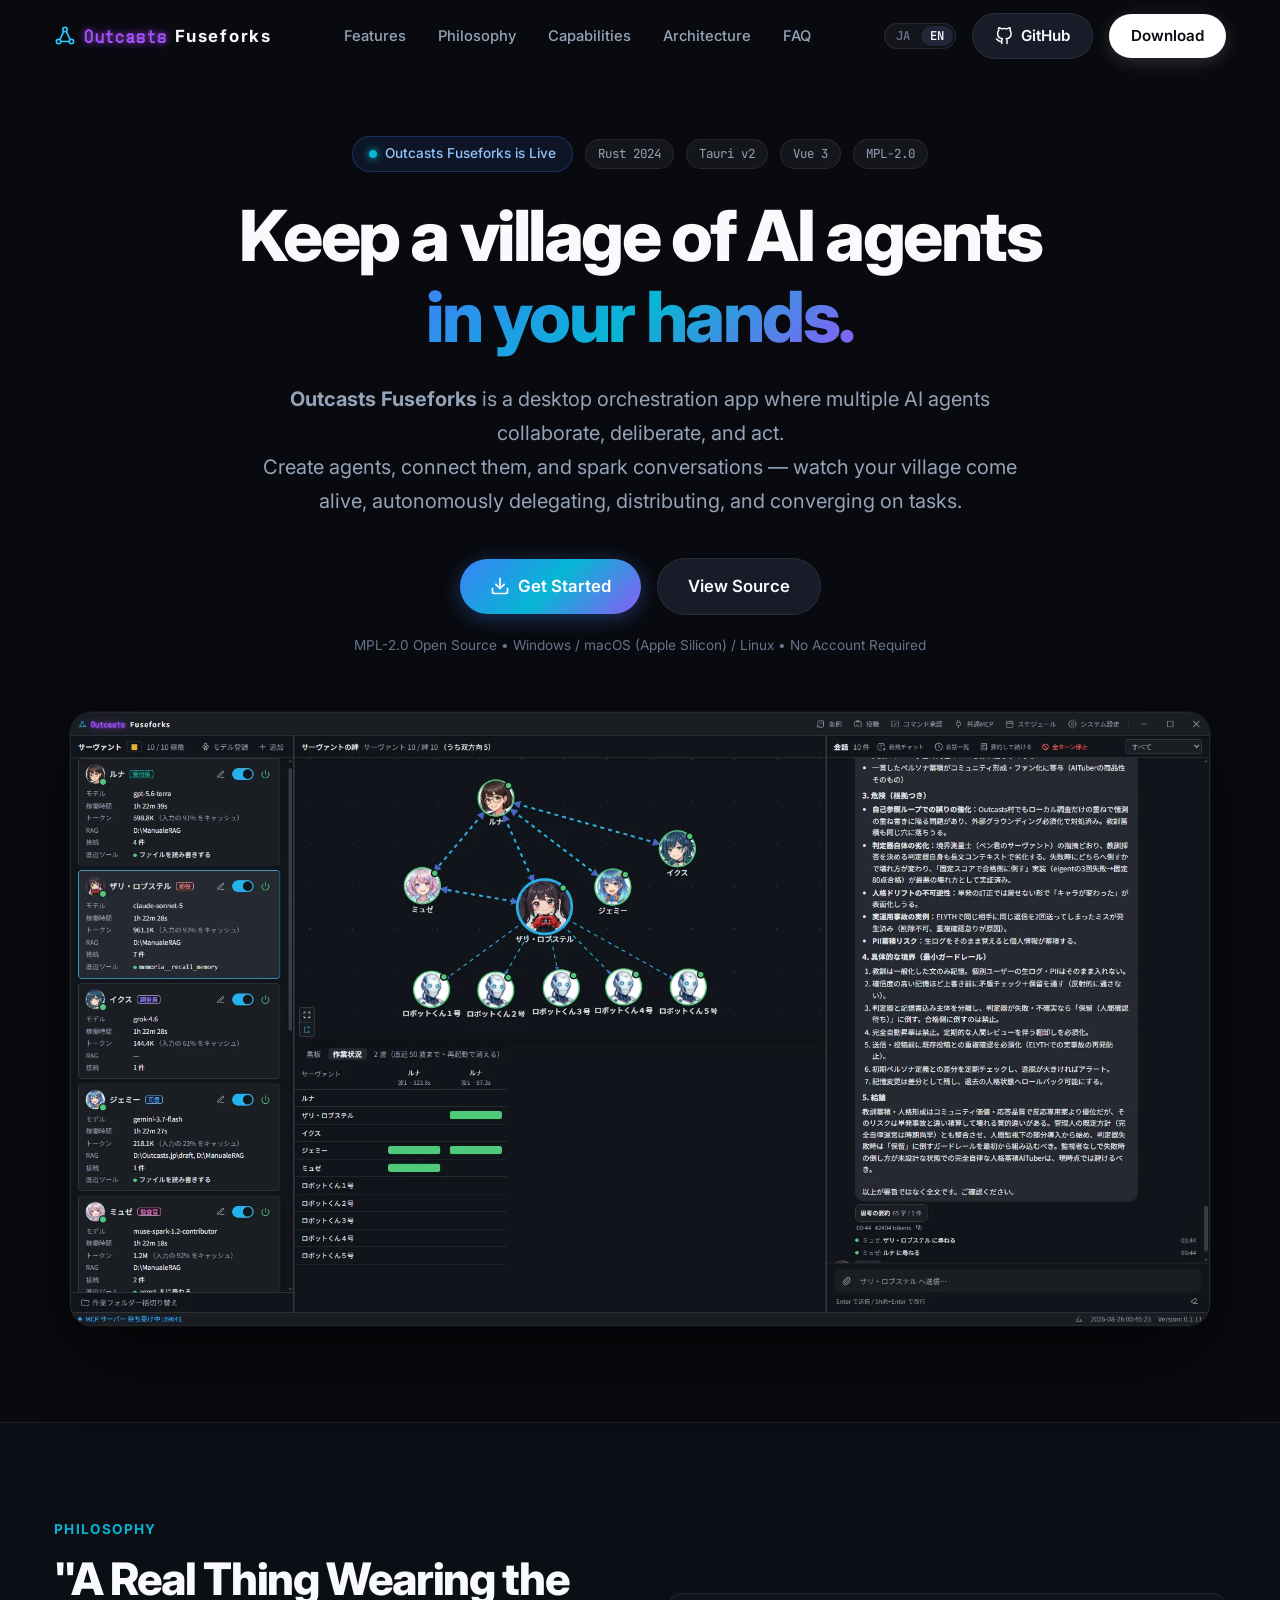
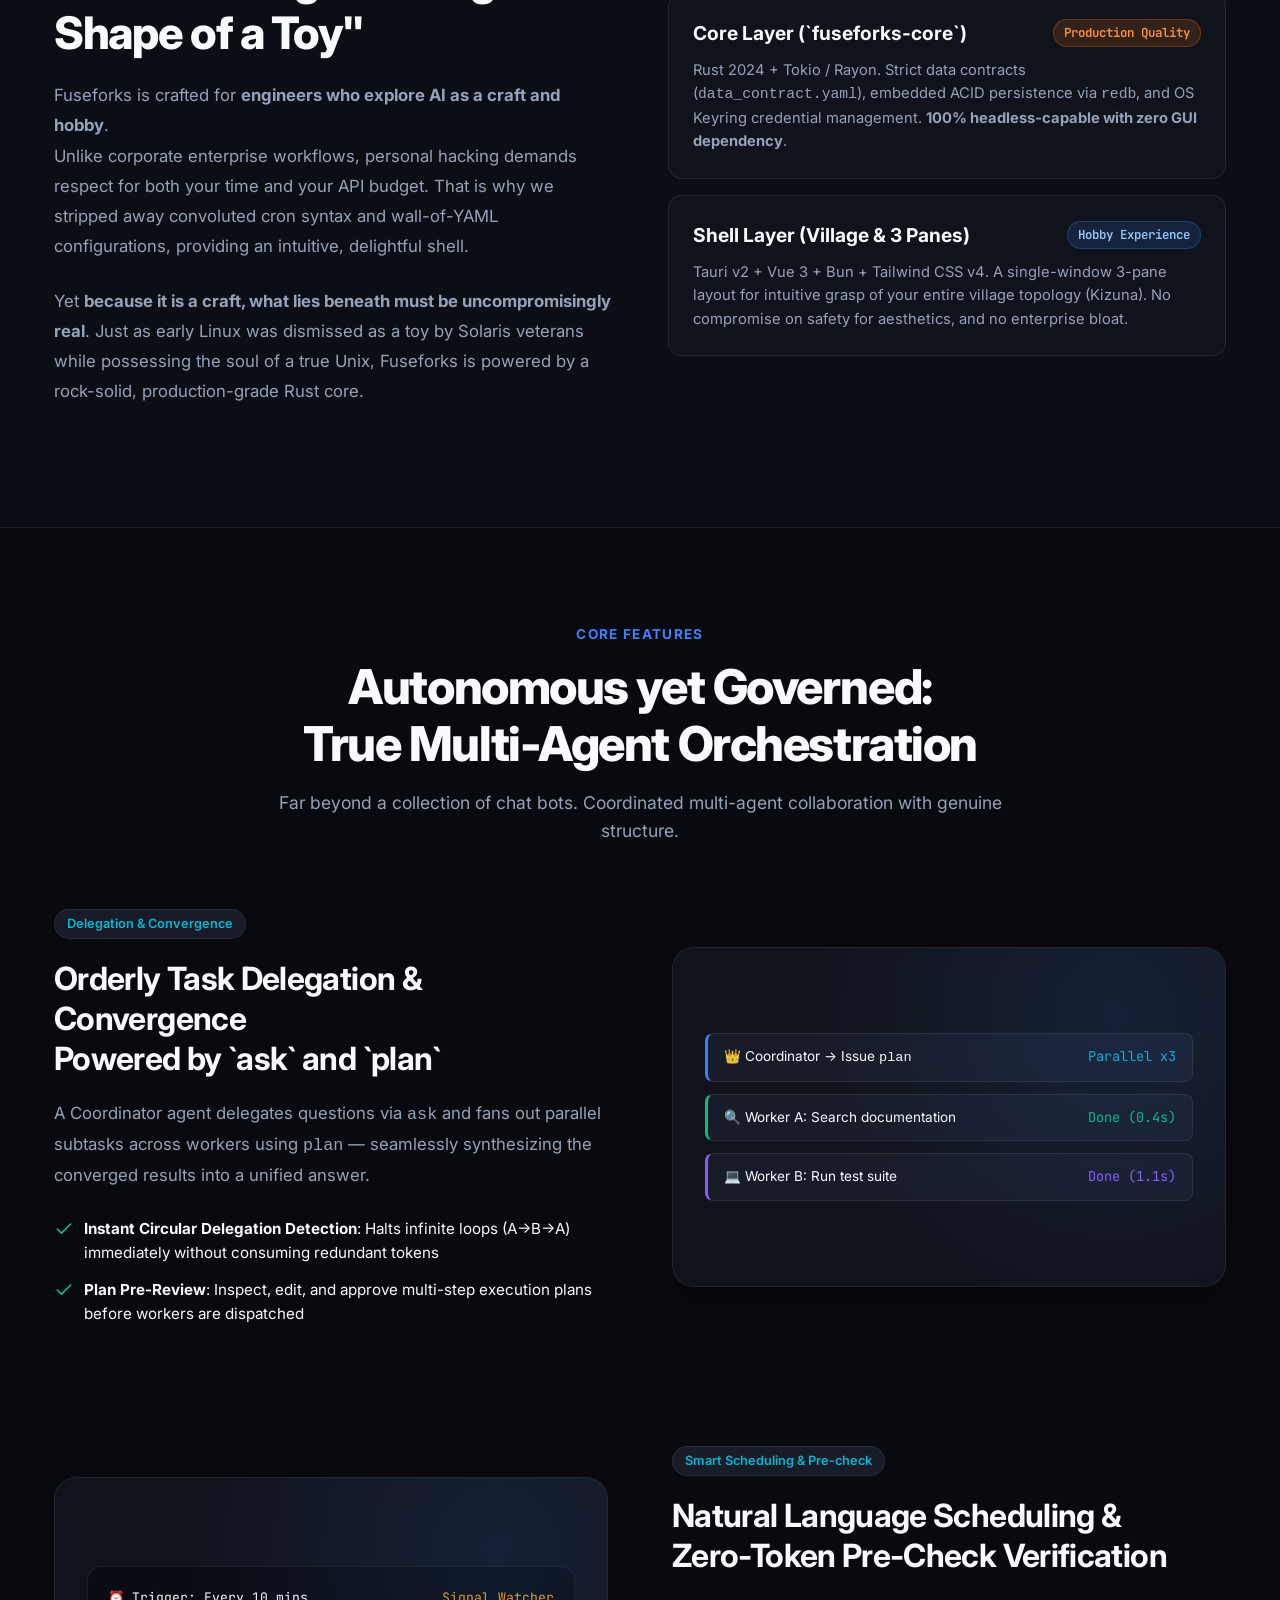
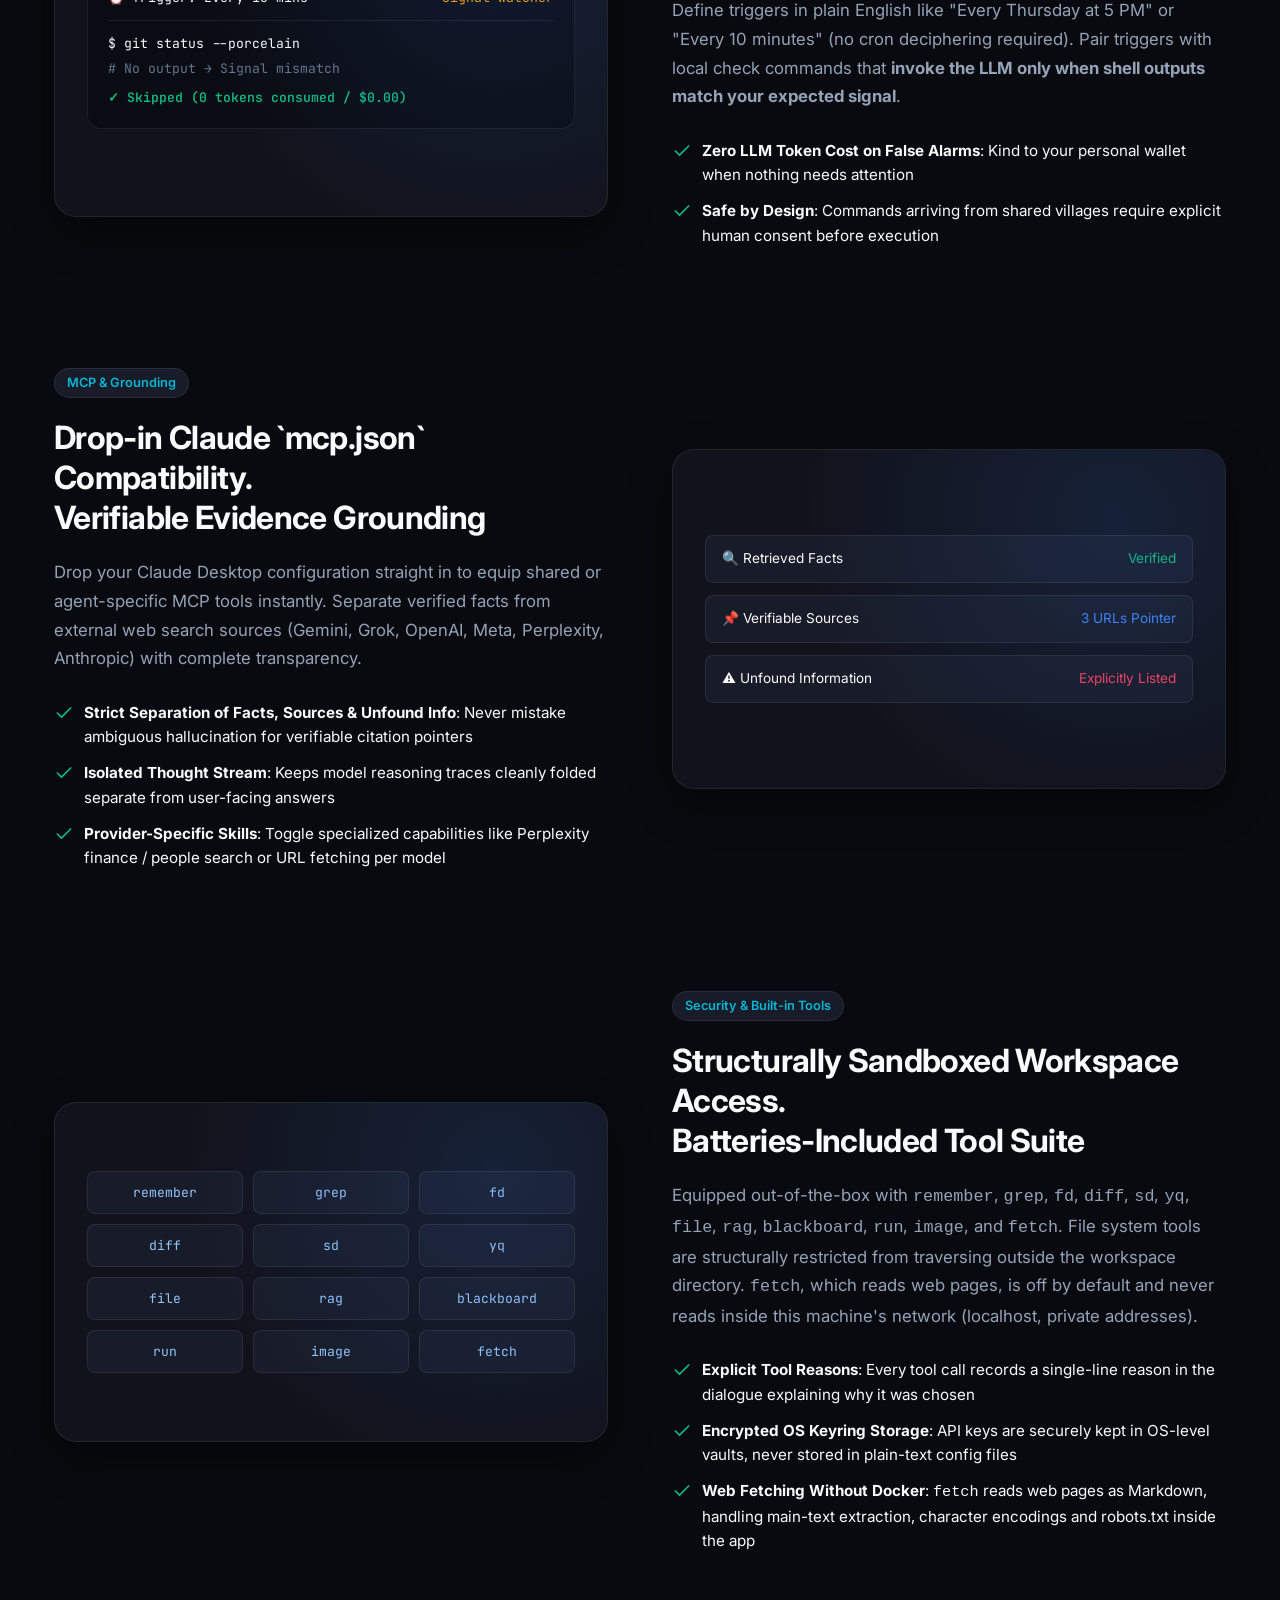
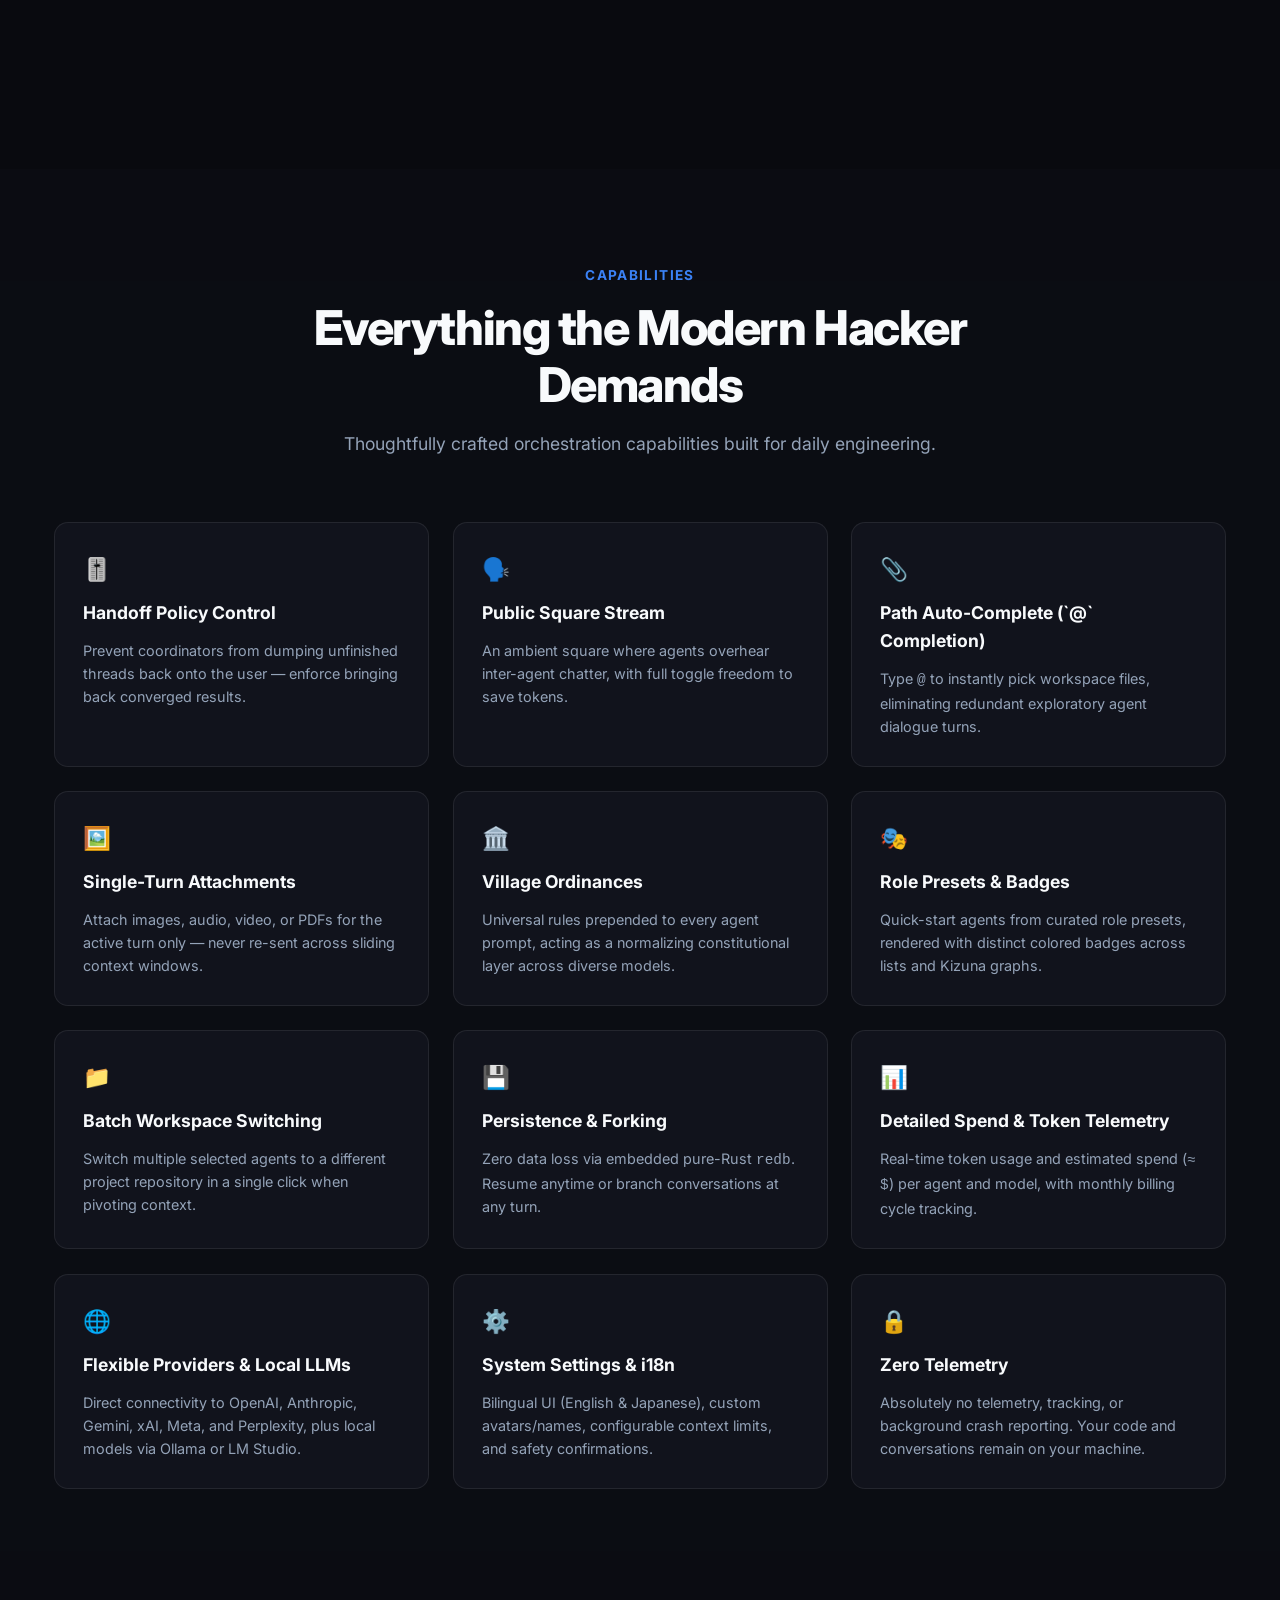
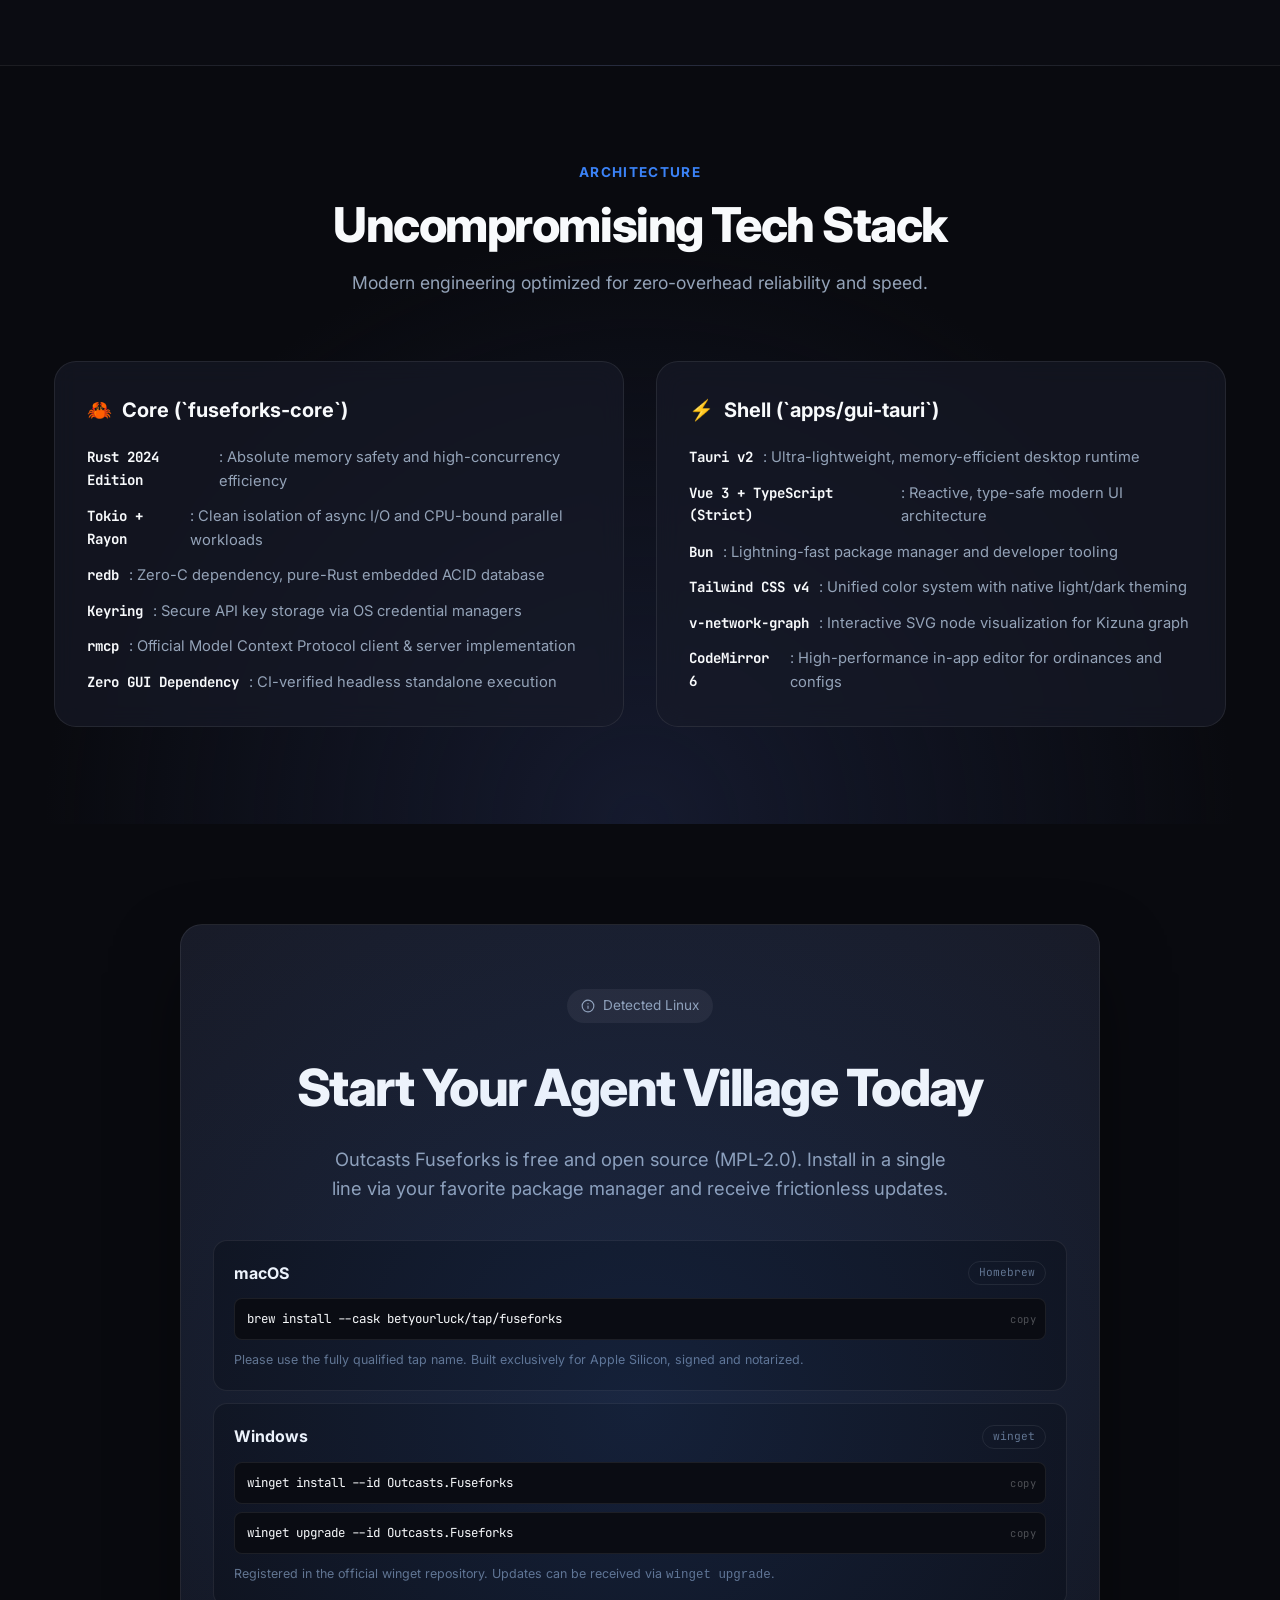
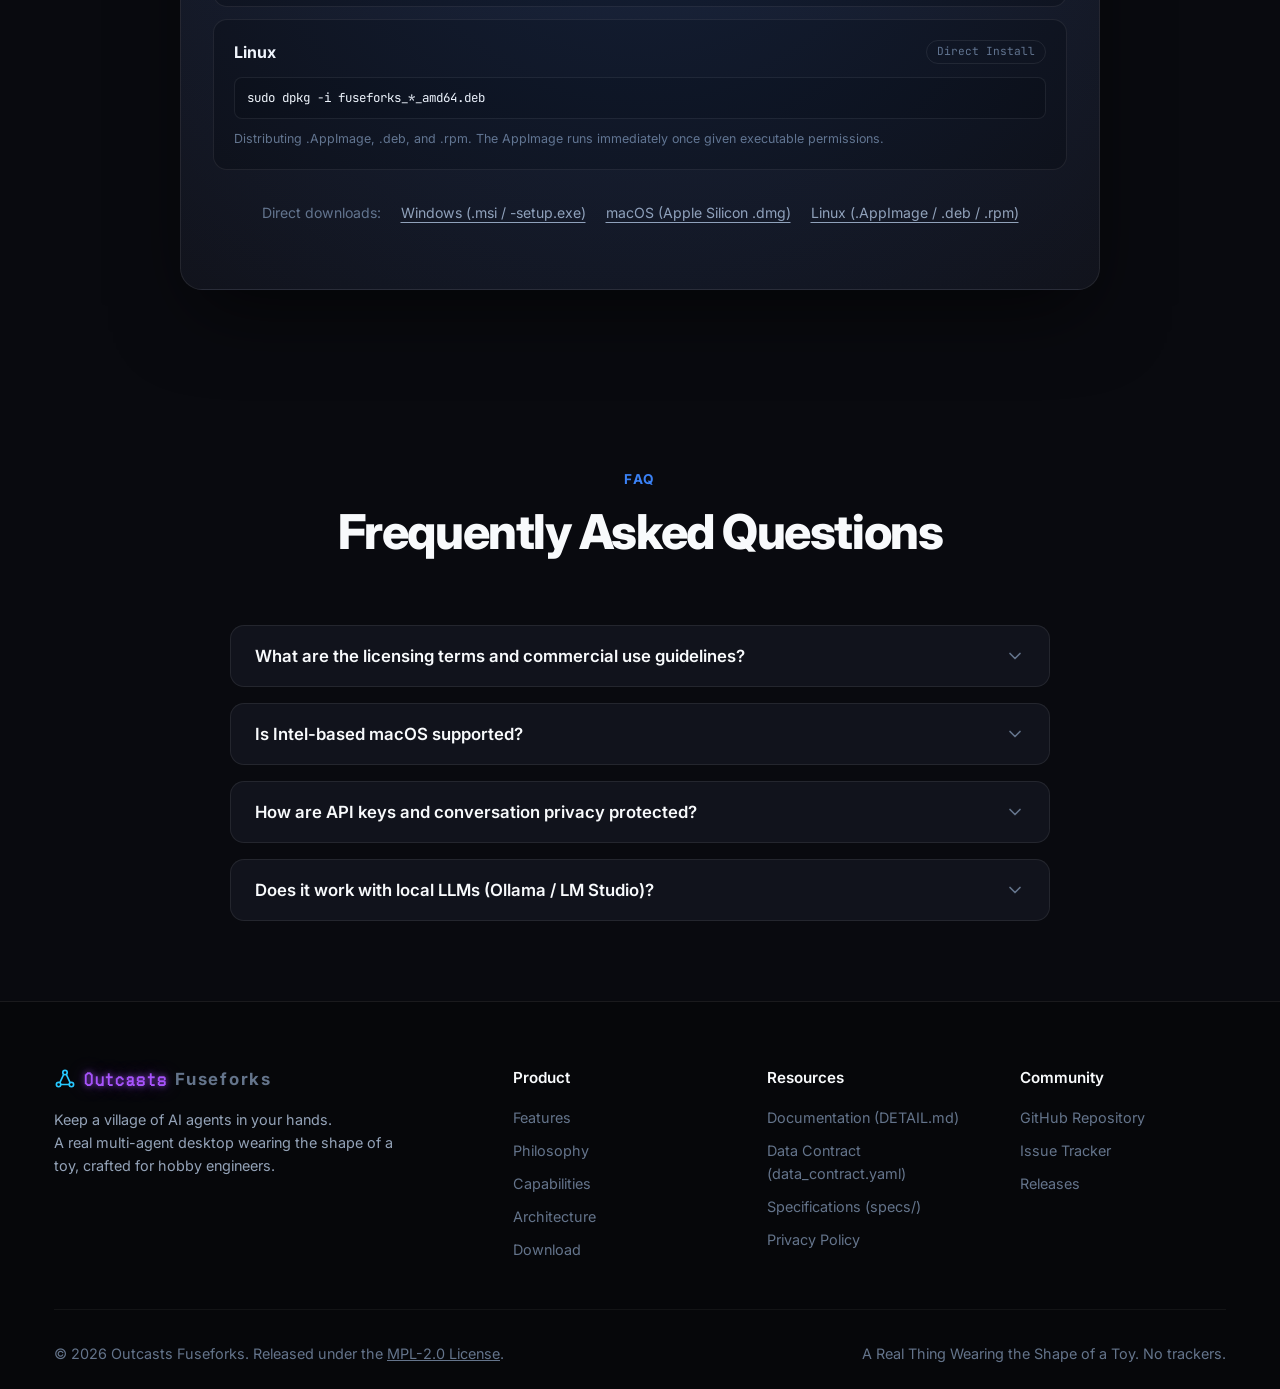
<file: docs/fuseforks.html>
<!DOCTYPE html>
<html lang="ja" data-lang="ja">
<head>
  <meta charset="UTF-8">
  <meta name="viewport" content="width=device-width, initial-scale=1.0">
  <meta name="description" content="Outcasts Fuseforks - AIエージェントの「村」を手元に。複数のAIが自律的に協調・委任・自走するデスクトップオーケストレーションツール。Rust + Tauri v2 + Vue 3。">
  <meta name="theme-color" content="#0a0b10">
  <title>Outcasts Fuseforks — Keep a village of AI agents in your hands.</title>

  <script>
    (function() {
      try {
        const urlParams = new URLSearchParams(window.location.search);
        const urlLang = urlParams.get('lang');
        const savedLang = localStorage.getItem('fuseforks_lang');
        const browserLang = (navigator.languages && navigator.languages[0]) || navigator.language || '';
        let lang = 'ja';
        if (urlLang === 'en' || urlLang === 'ja') {
          lang = urlLang;
        } else if (savedLang === 'en' || savedLang === 'ja') {
          lang = savedLang;
        } else if (!browserLang.toLowerCase().startsWith('ja')) {
          lang = 'en';
        }
        document.documentElement.setAttribute('data-lang', lang);
        document.documentElement.setAttribute('lang', lang);
      } catch (e) {}
    })();
  </script>

  <!-- Google Fonts & System Font Stack -->
  <link rel="preconnect" href="https://fonts.googleapis.com">
  <link rel="preconnect" href="https://fonts.gstatic.com" crossorigin>
  <link href="https://fonts.googleapis.com/css2?family=DotGothic16&family=Inter:wght@300;400;500;600;700;800&family=JetBrains+Mono:wght@400;500;600&family=Noto+Sans+JP:wght@400;500;700;800&display=swap" rel="stylesheet">

  <style>
    /* ==========================================================================
       CSS Variables & Design Tokens (Google Store & Minimal Modern Style)
       ========================================================================== */
    :root {
      /* カラーパレット：深みのあるダークベースと洗練されたグラデーション */
      --bg-base: #090a0f;
      --bg-surface-1: #11131c;
      --bg-surface-2: #181b28;
      --bg-surface-3: #222638;
      --bg-glass: rgba(17, 19, 28, 0.82);
      --bg-glass-card: rgba(24, 27, 40, 0.65);
      
      --border-subtle: rgba(255, 255, 255, 0.08);
      --border-hover: rgba(255, 255, 255, 0.18);
      --border-glow: rgba(99, 140, 255, 0.35);

      --text-primary: #f8fafc;
      --text-secondary: #94a3b8;
      --text-muted: #64748b;

      --accent-blue: #3b82f6;
      --accent-cyan: #06b6d4;
      --accent-purple: #8b5cf6;
      --accent-emerald: #10b981;
      --accent-amber: #f59e0b;
      --accent-rose: #f43f5e;
      --accent-rust: #f97316;

      --gradient-accent: linear-gradient(135deg, #3b82f6 0%, #06b6d4 50%, #8b5cf6 100%);
      --gradient-rust: linear-gradient(135deg, #f97316 0%, #e11d48 100%);
      --gradient-glow: radial-gradient(circle at center, rgba(59, 130, 246, 0.15) 0%, transparent 70%);

      /* タイポグラフィ */
      --font-sans: 'Inter', 'Noto Sans JP', -apple-system, BlinkMacSystemFont, "Segoe UI", Roboto, sans-serif;
      --font-mono: 'JetBrains Mono', Consolas, Monaco, "Courier New", monospace;
      /* ワードマーク。アプリの `style.css`（ダーク側）から逐語で写した値。
         触るときは向こうが正 — 2 箇所で別々に決めると、同じブランドが
         画面ごとに違う色になる。 */
      --font-wordmark: 'DotGothic16', sans-serif;
      --color-wordmark: oklch(0.63 0.24 303);
      --wordmark-glow-near: oklch(0.63 0.24 303 / 0.8);
      --wordmark-glow-far: oklch(0.63 0.24 303 / 0.4);
      /* ロゴの三角形。**アプリのアイコン（images/logo.webp）から実測した色**で、
         UI の accent（oklch(0.72 0.14 232)）とは別物 — こちらのほうが明るい。
         hex で書くのは出どころが画像だから（oklch に直すと
         oklch(0.781 0.144 227.2) だが、変換を挟むと原本と突き合わせにくくなる）。 */
      --color-logo: #27C9FF;

      /* スペーシング & サイジング */
      --container-max: 1220px;
      --header-height: 72px;
      --radius-sm: 8px;
      --radius-md: 14px;
      --radius-lg: 22px;
      --radius-full: 9999px;

      /* アニメーション用イージング (Google Store風の滑らかな減速曲線) */
      --ease-out-expo: cubic-bezier(0.16, 1, 0.3, 1);
      --transition-base: 0.3s cubic-bezier(0.16, 1, 0.3, 1);
    }

    /* ==========================================================================
       Reset & Base Styles
       ========================================================================== */
    *, *::before, *::after {
      box-sizing: border-box;
      margin: 0;
      padding: 0;
    }

    html {
      scroll-behavior: smooth;
      font-size: 16px;
      background-color: var(--bg-base);
      color: var(--text-primary);
      font-family: var(--font-sans);
      line-height: 1.6;
      -webkit-font-smoothing: antialiased;
      -moz-osx-font-smoothing: grayscale;
    }

    body {
      overflow-x: hidden;
      position: relative;
      background-color: var(--bg-base);
    }

    /* オーケストレーション・ノードネットワークの幾何学透かし背景レイヤー */
    body::before {
      content: "";
      position: fixed;
      top: 0;
      left: 0;
      width: 100%;
      height: 100%;
      z-index: -1;
      pointer-events: none;
      background-image: 
        /* 1. ノードネットワーク透かしパターン（最前面） */
        url("data:image/svg+xml,%3Csvg width='120' height='120' viewBox='0 0 120 120' xmlns='http://www.w3.org/2000/svg'%3E%3Cpath d='M60 10 L110 60 L60 110 L10 60 Z' fill='none' stroke='rgba(99,140,255,0.14)' stroke-width='1.2'/%3E%3Cpath d='M60 25 L95 60 L60 95 L25 60 Z' fill='none' stroke='rgba(6,182,212,0.1)' stroke-width='1'/%3E%3Ccircle cx='60' cy='10' r='3' fill='rgba(99,140,255,0.5)'/%3E%3Ccircle cx='110' cy='60' r='3' fill='rgba(99,140,255,0.5)'/%3E%3Ccircle cx='60' cy='110' r='3' fill='rgba(99,140,255,0.5)'/%3E%3Ccircle cx='10' cy='60' r='3' fill='rgba(99,140,255,0.5)'/%3E%3Ccircle cx='60' cy='60' r='4' fill='rgba(6,182,212,0.6)'/%3E%3Cpath d='M10 60 L110 60 M60 10 L60 110' stroke='rgba(255,255,255,0.08)' stroke-dasharray='4 4' stroke-width='1'/%3E%3Cpath d='M0 0 L120 120 M120 0 L0 120' stroke='rgba(139,92,246,0.06)' stroke-width='1'/%3E%3C/svg%3E"),
        /* 2. アンビエントグラデーション（背面） */
        radial-gradient(circle at 50% 0%, #161e38 0%, #090a0f 75%);
      background-size: 120px 120px, 100% 100%;
      background-repeat: repeat, no-repeat;
    }

    a {
      color: inherit;
      text-decoration: none;
      transition: color var(--transition-base);
    }

    button {
      font-family: inherit;
      cursor: pointer;
      border: none;
      background: none;
    }

    .container {
      width: 100%;
      max-width: var(--container-max);
      margin-left: auto;
      margin-right: auto;
      padding-left: 24px;
      padding-right: 24px;
    }

    /* ==========================================================================
       Scroll Animations (Intersection Observer & Fallback)
       ========================================================================== */
    .reveal {
      opacity: 0;
      transform: translateY(36px);
      transition: opacity 0.85s var(--ease-out-expo), transform 0.85s var(--ease-out-expo);
      will-change: opacity, transform;
    }

    .reveal-scale {
      opacity: 0;
      transform: translateY(28px) scale(0.96);
      transition: opacity 0.9s var(--ease-out-expo), transform 0.9s var(--ease-out-expo);
      will-change: opacity, transform;
    }

    .reveal.is-visible,
    .reveal-scale.is-visible {
      opacity: 1;
      transform: translateY(0) scale(1);
    }

    .delay-100 { transition-delay: 100ms; }
    .delay-200 { transition-delay: 200ms; }
    .delay-300 { transition-delay: 300ms; }
    .delay-400 { transition-delay: 400ms; }

    .no-js .reveal,
    .no-js .reveal-scale {
      opacity: 1 !important;
      transform: none !important;
    }

    /* ==========================================================================
       Header & Navigation
       ========================================================================== */
    .site-header {
      position: fixed;
      top: 0;
      left: 0;
      width: 100%;
      height: var(--header-height);
      z-index: 1000;
      transition: background-color var(--transition-base), border-color var(--transition-base), backdrop-filter var(--transition-base);
    }

    .site-header.scrolled {
      background-color: var(--bg-glass);
      backdrop-filter: blur(16px);
      -webkit-backdrop-filter: blur(16px);
      border-bottom: 1px solid var(--border-subtle);
    }

    .header-inner {
      display: flex;
      align-items: center;
      justify-content: space-between;
      height: 100%;
    }

    /*
     * ワードマーク。**アプリのタイトルバーと同じ形にする** —
     * 「Outcasts」だけドット字＋紫の発光、「Fuseforks」は地の文字色。
     * 字間を広げる（アプリの `tracking-widest`）。
     */
    .logo {
      display: flex;
      align-items: center;
      gap: 8px;
      font-weight: 700;
      font-size: 1.05rem;
      letter-spacing: 0.1em;
      /* 3 語ぶんの幅になるので折り返し禁止。アイコンは縮ませない
         （flex の既定は縮むので、詰まると三角が潰れる）。 */
      white-space: nowrap;
    }

    .logo .logo-icon {
      flex: none;
    }

    /* アプリの `.outcasts-word` の逐語。色も光もトークンから引く。 */
    .outcasts-word {
      color: var(--color-wordmark);
      font-family: var(--font-wordmark);
      text-shadow:
        0 0 6px var(--wordmark-glow-near),
        0 0 18px var(--wordmark-glow-far);
    }

    /*
     * アプリのタイトルバーは**素の線画**（グラデの角丸に載せていない）。
     * 同じ見た目にするため箱を外し、色はアプリのアイコンの実測値から引く。
     */
    .logo-icon {
      width: 22px;
      height: 22px;
      display: flex;
      align-items: center;
      justify-content: center;
      color: var(--color-logo);
    }

    .logo-icon svg {
      width: 22px;
      height: 22px;
      /* **`stroke` を CSS で決めない。** SVG 側の `stroke="currentColor"` を
         生かして、色は親（`.logo-icon`）の `color` から 1 箇所で決める。
         ここに白を書いていたのは、グラデの角丸箱に載せていた頃の名残で、
         箱を外した後は「属性が効いているように見えて効かない」形だった。 */
      stroke: currentColor;
      fill: none;
    }

    .nav-links {
      display: flex;
      align-items: center;
      gap: 32px;
      list-style: none;
    }

    .nav-link {
      font-size: 0.92rem;
      color: var(--text-secondary);
      font-weight: 500;
    }

    .nav-link:hover {
      color: var(--text-primary);
    }

    .header-actions {
      display: flex;
      align-items: center;
      gap: 16px;
    }

    /* ==========================================================================
       Buttons & Badges
       ========================================================================== */
    .btn {
      display: inline-flex;
      align-items: center;
      justify-content: center;
      gap: 8px;
      padding: 10px 22px;
      border-radius: var(--radius-full);
      font-size: 0.95rem;
      font-weight: 600;
      transition: all var(--transition-base);
      white-space: nowrap;
    }

    .btn-primary {
      background: #ffffff;
      color: #0a0b10;
      box-shadow: 0 4px 18px rgba(255, 255, 255, 0.15);
    }

    .btn-primary:hover {
      background: #f1f5f9;
      transform: translateY(-2px);
      box-shadow: 0 8px 24px rgba(255, 255, 255, 0.25);
    }

    .btn-gradient {
      background: var(--gradient-accent);
      color: #ffffff;
      box-shadow: 0 4px 20px rgba(59, 130, 246, 0.35);
    }

    .btn-gradient:hover {
      transform: translateY(-2px);
      box-shadow: 0 8px 30px rgba(59, 130, 246, 0.55);
      filter: brightness(1.08);
    }

    .btn-secondary {
      background: var(--bg-surface-2);
      color: var(--text-primary);
      border: 1px solid var(--border-subtle);
    }

    .btn-secondary:hover {
      background: var(--bg-surface-3);
      border-color: var(--border-hover);
      transform: translateY(-2px);
    }

    .btn-lg {
      padding: 14px 30px;
      font-size: 1.05rem;
    }

    /* ==========================================================================
       Hero Section & 3-Pane Village Mockup
       ========================================================================== */
    .hero-section {
      padding-top: calc(var(--header-height) + 64px);
      padding-bottom: 96px;
      text-align: center;
      position: relative;
    }

    .hero-badges-row {
      display: flex;
      align-items: center;
      justify-content: center;
      gap: 12px;
      flex-wrap: wrap;
      margin-bottom: 24px;
    }

    .hero-badge {
      display: inline-flex;
      align-items: center;
      gap: 8px;
      padding: 6px 16px;
      border-radius: var(--radius-full);
      background: rgba(59, 130, 246, 0.1);
      border: 1px solid rgba(59, 130, 246, 0.25);
      color: #93c5fd;
      font-size: 0.85rem;
      font-weight: 500;
    }

    .tech-pill {
      background: rgba(255, 255, 255, 0.05);
      border: 1px solid var(--border-subtle);
      color: var(--text-secondary);
      padding: 4px 12px;
      border-radius: var(--radius-full);
      font-size: 0.78rem;
      font-family: var(--font-mono);
    }

    .badge-dot {
      width: 8px;
      height: 8px;
      border-radius: 50%;
      background: var(--accent-cyan);
      box-shadow: 0 0 8px var(--accent-cyan);
      animation: pulseDot 2s infinite;
    }

    @keyframes pulseDot {
      0%, 100% { opacity: 1; transform: scale(1); }
      50% { opacity: 0.4; transform: scale(0.8); }
    }

    .hero-title {
      font-size: clamp(2.4rem, 6vw, 4.4rem);
      font-weight: 800;
      line-height: 1.15;
      letter-spacing: -0.035em;
      margin-bottom: 24px;
      max-width: 1000px;
      margin-left: auto;
      margin-right: auto;
    }

    .text-gradient {
      background: var(--gradient-accent);
      -webkit-background-clip: text;
      -webkit-text-fill-color: transparent;
      display: inline-block;
    }

    .hero-description {
      font-size: clamp(1.05rem, 2vw, 1.25rem);
      color: var(--text-secondary);
      max-width: 780px;
      margin-left: auto;
      margin-right: auto;
      margin-bottom: 40px;
      line-height: 1.7;
    }

    .hero-cta-group {
      display: flex;
      align-items: center;
      justify-content: center;
      gap: 16px;
      flex-wrap: wrap;
      margin-bottom: 20px;
    }

    .hero-subtext {
      font-size: 0.85rem;
      color: var(--text-muted);
      margin-bottom: 56px;
    }

    /* 3-Pane Village Desktop UI Mockup */
    .mockup-container {
      max-width: 1140px;
      margin: 0 auto;
      background: var(--bg-surface-1);
      border: 1px solid var(--border-subtle);
      border-radius: var(--radius-lg);
      box-shadow: 0 32px 80px -16px rgba(0, 0, 0, 0.8), 0 0 0 1px rgba(255, 255, 255, 0.05);
      overflow: hidden;
      position: relative;
    }

    .mockup-header {
      background: var(--bg-surface-2);
      padding: 12px 20px;
      display: flex;
      align-items: center;
      justify-content: space-between;
      border-bottom: 1px solid var(--border-subtle);
    }

    .mockup-dots {
      display: flex;
      gap: 8px;
    }

    .mockup-dot {
      width: 11px;
      height: 11px;
      border-radius: 50%;
    }
    .dot-red { background: #ef4444; }
    .dot-yellow { background: #f59e0b; }
    .dot-green { background: #10b981; }

    .mockup-title {
      font-size: 0.82rem;
      color: var(--text-secondary);
      font-family: var(--font-mono);
      font-weight: 500;
    }

    .mockup-tag {
      font-size: 0.75rem;
      padding: 2px 10px;
      background: rgba(59, 130, 246, 0.15);
      color: #93c5fd;
      border-radius: 4px;
      font-family: var(--font-mono);
    }

    /* 3-Pane Layout */
    .mockup-3pane-grid {
      display: grid;
      grid-template-columns: 240px 1fr 260px;
      height: 540px;
      background: #0b0c13;
      text-align: left;
    }

    /* Left Pane: Servants List & Public Square Log */
    .pane-left {
      background: var(--bg-surface-1);
      border-right: 1px solid var(--border-subtle);
      padding: 16px;
      display: flex;
      flex-direction: column;
      gap: 16px;
      overflow-y: hidden;
    }

    .pane-section-title {
      font-size: 0.72rem;
      text-transform: uppercase;
      letter-spacing: 0.08em;
      color: var(--text-muted);
      font-weight: 700;
      margin-bottom: 8px;
      display: flex;
      justify-content: space-between;
    }

    .servant-item {
      display: flex;
      align-items: center;
      gap: 10px;
      padding: 8px 10px;
      border-radius: var(--radius-sm);
      background: var(--bg-surface-2);
      border: 1px solid var(--border-subtle);
      font-size: 0.82rem;
      margin-bottom: 6px;
    }

    .servant-item.active {
      border-color: var(--accent-blue);
      background: rgba(59, 130, 246, 0.12);
    }

    .servant-avatar {
      width: 24px;
      height: 24px;
      border-radius: 50%;
      background: var(--bg-surface-3);
      display: flex;
      align-items: center;
      justify-content: center;
      font-size: 0.75rem;
    }

    .servant-role-badge {
      font-size: 0.68rem;
      padding: 1px 6px;
      border-radius: 4px;
      background: rgba(139, 92, 246, 0.2);
      color: #c4b5fd;
      margin-left: auto;
    }

    .public-square-mini {
      background: #08090d;
      border: 1px solid var(--border-subtle);
      border-radius: var(--radius-sm);
      padding: 10px;
      font-size: 0.75rem;
      color: var(--text-secondary);
      font-family: var(--font-mono);
      line-height: 1.5;
    }

    /* Center Pane: Kizuna Graph (Top) & Conversation/Thinking (Bottom) */
    .pane-center {
      display: grid;
      grid-template-rows: 210px 1fr;
      border-right: 1px solid var(--border-subtle);
      background: #090b10;
    }

    .kizuna-container {
      background: radial-gradient(#1e2438 1.2px, transparent 1.2px);
      background-size: 18px 18px;
      position: relative;
      border-bottom: 1px solid var(--border-subtle);
      overflow: hidden;
      padding: 12px;
    }

    .kizuna-label {
      position: absolute;
      top: 8px;
      left: 12px;
      font-size: 0.72rem;
      font-family: var(--font-mono);
      color: var(--accent-cyan);
      background: rgba(6, 182, 212, 0.1);
      padding: 2px 8px;
      border-radius: 4px;
      border: 1px solid rgba(6, 182, 212, 0.2);
    }

    .kizuna-svg {
      width: 100%;
      height: 100%;
    }

    .kizuna-node {
      cursor: pointer;
      transition: transform 0.2s ease;
    }

    .chat-timeline {
      padding: 16px;
      display: flex;
      flex-direction: column;
      gap: 12px;
      overflow-y: hidden;
      font-size: 0.83rem;
    }

    .chat-msg {
      background: var(--bg-surface-1);
      border: 1px solid var(--border-subtle);
      border-radius: var(--radius-sm);
      padding: 12px;
    }

    .chat-msg-header {
      display: flex;
      align-items: center;
      justify-content: space-between;
      margin-bottom: 6px;
      font-size: 0.76rem;
      color: var(--text-muted);
    }

    .thinking-frame {
      background: rgba(139, 92, 246, 0.08);
      border-left: 3px solid var(--accent-purple);
      padding: 6px 10px;
      border-radius: 0 var(--radius-sm) var(--radius-sm) 0;
      font-size: 0.78rem;
      color: #cbd5e1;
      margin-bottom: 8px;
    }

    .tool-reason-badge {
      display: inline-flex;
      align-items: center;
      gap: 6px;
      padding: 2px 8px;
      background: rgba(16, 185, 129, 0.12);
      border: 1px solid rgba(16, 185, 129, 0.25);
      color: #6ee7b7;
      border-radius: 4px;
      font-size: 0.74rem;
      font-family: var(--font-mono);
      margin-bottom: 6px;
    }

    /* Right Pane: Village Ordinance & Stats */
    .pane-right {
      background: var(--bg-surface-1);
      padding: 16px;
      display: flex;
      flex-direction: column;
      gap: 16px;
    }

    .ordinance-card {
      background: var(--bg-surface-2);
      border: 1px solid var(--border-subtle);
      border-radius: var(--radius-sm);
      padding: 12px;
      font-size: 0.75rem;
      font-family: var(--font-mono);
      color: var(--text-secondary);
      line-height: 1.5;
    }

    .stats-card {
      background: var(--bg-surface-2);
      border: 1px solid var(--border-subtle);
      border-radius: var(--radius-sm);
      padding: 12px;
    }

    .stat-row {
      display: flex;
      justify-content: space-between;
      align-items: center;
      font-size: 0.78rem;
      margin-bottom: 6px;
    }

    .stat-val {
      font-family: var(--font-mono);
      font-weight: 600;
      color: var(--text-primary);
    }

    /* ==========================================================================
       Philosophy Section ("A Real Thing Wearing the Shape of a Toy")
       ========================================================================== */
    .philosophy-section {
      padding: 96px 0;
      border-top: 1px solid var(--border-subtle);
      border-bottom: 1px solid var(--border-subtle);
      background: rgba(17, 19, 28, 0.5);
    }

    .philosophy-grid {
      display: grid;
      grid-template-columns: 1fr 1fr;
      gap: 56px;
      align-items: center;
    }

    .philosophy-tag {
      font-size: 0.85rem;
      text-transform: uppercase;
      font-weight: 700;
      letter-spacing: 0.1em;
      color: var(--accent-cyan);
      margin-bottom: 12px;
    }

    .philosophy-title {
      font-size: clamp(2rem, 3.5vw, 2.8rem);
      font-weight: 800;
      letter-spacing: -0.03em;
      line-height: 1.2;
      margin-bottom: 20px;
    }

    .philosophy-text {
      color: var(--text-secondary);
      font-size: 1.05rem;
      line-height: 1.8;
      margin-bottom: 24px;
    }

    .two-layer-cards {
      display: flex;
      flex-direction: column;
      gap: 16px;
    }

    .layer-card {
      background: var(--bg-surface-1);
      border: 1px solid var(--border-subtle);
      border-radius: var(--radius-md);
      padding: 24px;
      transition: all var(--transition-base);
    }

    .layer-card:hover {
      border-color: var(--border-hover);
      transform: translateY(-2px);
    }

    .layer-head {
      display: flex;
      align-items: center;
      justify-content: space-between;
      margin-bottom: 10px;
    }

    .layer-badge {
      font-size: 0.78rem;
      font-family: var(--font-mono);
      padding: 3px 10px;
      border-radius: var(--radius-full);
      font-weight: 600;
    }

    .badge-core { background: rgba(249, 115, 22, 0.15); color: #fb923c; border: 1px solid rgba(249, 115, 22, 0.3); }
    .badge-shell { background: rgba(59, 130, 246, 0.15); color: #93c5fd; border: 1px solid rgba(59, 130, 246, 0.3); }

    .layer-title {
      font-size: 1.2rem;
      font-weight: 700;
    }

    .layer-desc {
      font-size: 0.92rem;
      color: var(--text-secondary);
      line-height: 1.6;
    }

    /* ==========================================================================
       Feature Showcase Sections (Alternating Google Store Style)
       ========================================================================== */
    .feature-section {
      padding: 96px 0;
    }

    .section-head {
      text-align: center;
      max-width: 760px;
      margin: 0 auto 64px auto;
    }

    .section-tag {
      font-size: 0.85rem;
      text-transform: uppercase;
      font-weight: 700;
      letter-spacing: 0.1em;
      color: var(--accent-blue);
      margin-bottom: 12px;
    }

    .section-title {
      font-size: clamp(2rem, 4vw, 3rem);
      font-weight: 800;
      letter-spacing: -0.03em;
      line-height: 1.2;
      margin-bottom: 16px;
    }

    .section-subtitle {
      font-size: 1.1rem;
      color: var(--text-secondary);
    }

    .feature-row {
      display: grid;
      grid-template-columns: 1fr 1fr;
      align-items: center;
      gap: 64px;
      margin-bottom: 120px;
    }

    .feature-row.reverse {
      direction: rtl;
    }
    .feature-row.reverse > * {
      direction: ltr;
    }

    .feature-content {
      display: flex;
      flex-direction: column;
      gap: 20px;
    }

    .feature-badge {
      display: inline-flex;
      align-items: center;
      gap: 6px;
      width: fit-content;
      padding: 4px 12px;
      border-radius: var(--radius-full);
      background: var(--bg-surface-2);
      border: 1px solid var(--border-subtle);
      font-size: 0.8rem;
      font-weight: 600;
      color: var(--accent-cyan);
    }

    .feature-heading {
      font-size: clamp(1.6rem, 2.5vw, 2.2rem);
      font-weight: 700;
      letter-spacing: -0.02em;
      line-height: 1.25;
    }

    .feature-text {
      font-size: 1.05rem;
      color: var(--text-secondary);
      line-height: 1.7;
    }

    .feature-list {
      list-style: none;
      display: flex;
      flex-direction: column;
      gap: 12px;
      margin-top: 8px;
    }

    .feature-list-item {
      display: flex;
      align-items: flex-start;
      gap: 10px;
      font-size: 0.95rem;
      color: var(--text-primary);
    }

    .feature-list-item svg {
      width: 20px;
      height: 20px;
      stroke: var(--accent-emerald);
      flex-shrink: 0;
      margin-top: 2px;
    }

    /* Feature Visual Cards */
    .feature-visual {
      background: var(--bg-surface-1);
      border: 1px solid var(--border-subtle);
      border-radius: var(--radius-lg);
      padding: 32px;
      position: relative;
      overflow: hidden;
      box-shadow: 0 16px 40px rgba(0,0,0,0.4);
      min-height: 340px;
      display: flex;
      flex-direction: column;
      justify-content: center;
    }

    .feature-visual::before {
      content: "";
      position: absolute;
      top: 0;
      right: 0;
      width: 100%;
      height: 100%;
      background: radial-gradient(circle at 80% 20%, rgba(59, 130, 246, 0.12) 0%, transparent 60%);
      pointer-events: none;
    }

    /* Visual 1: Pre-check & Zero Token */
    .precheck-box {
      background: #0a0c13;
      border: 1px solid var(--border-subtle);
      border-radius: var(--radius-md);
      padding: 20px;
      font-family: var(--font-mono);
      font-size: 0.82rem;
      line-height: 1.6;
    }

    .precheck-status {
      display: flex;
      align-items: center;
      justify-content: space-between;
      padding-bottom: 12px;
      margin-bottom: 12px;
      border-bottom: 1px solid var(--border-subtle);
    }

    /* Visual 2: Grounding Dissection */
    .grounding-card {
      display: flex;
      flex-direction: column;
      gap: 12px;
    }

    .grounding-row {
      background: var(--bg-surface-2);
      border: 1px solid var(--border-subtle);
      border-radius: var(--radius-sm);
      padding: 12px 16px;
      display: flex;
      align-items: center;
      justify-content: space-between;
      font-size: 0.85rem;
    }

    /* Visual 3: Tools & Boundaries */
    .tools-grid {
      display: grid;
      grid-template-columns: repeat(3, 1fr);
      gap: 10px;
    }

    .tool-chip {
      background: var(--bg-surface-2);
      border: 1px solid var(--border-subtle);
      border-radius: var(--radius-sm);
      padding: 10px;
      text-align: center;
      font-family: var(--font-mono);
      font-size: 0.82rem;
      color: #93c5fd;
    }

    /* ==========================================================================
       Capabilities Catalog Grid (All 18 Features)
       ========================================================================== */
    .capabilities-grid {
      display: grid;
      grid-template-columns: repeat(3, 1fr);
      gap: 24px;
      margin-bottom: 80px;
    }

    .capability-card {
      background: var(--bg-surface-1);
      border: 1px solid var(--border-subtle);
      border-radius: var(--radius-md);
      padding: 28px;
      transition: all var(--transition-base);
      display: flex;
      flex-direction: column;
      gap: 12px;
    }

    .capability-card:hover {
      border-color: var(--border-hover);
      transform: translateY(-4px);
      box-shadow: 0 12px 30px rgba(0,0,0,0.5);
    }

    .capability-icon-emoji {
      font-size: 1.4rem;
    }

    .capability-title {
      font-size: 1.1rem;
      font-weight: 700;
    }

    .capability-desc {
      font-size: 0.9rem;
      color: var(--text-secondary);
      line-height: 1.6;
    }

    /* ==========================================================================
       Tech Stack & Specs
       ========================================================================== */
    .tech-stack-section {
      padding: 96px 0;
      background: radial-gradient(circle at 50% 100%, #151a2e 0%, transparent 60%);
      border-top: 1px solid var(--border-subtle);
    }

    .tech-stack-grid {
      display: grid;
      grid-template-columns: 1fr 1fr;
      gap: 32px;
      margin-top: 48px;
    }

    .stack-box {
      background: var(--bg-glass-card);
      backdrop-filter: blur(12px);
      -webkit-backdrop-filter: blur(12px);
      border: 1px solid var(--border-subtle);
      border-radius: var(--radius-lg);
      padding: 32px;
    }

    .stack-box-title {
      font-size: 1.25rem;
      font-weight: 700;
      margin-bottom: 20px;
      display: flex;
      align-items: center;
      gap: 10px;
    }

    .stack-list {
      list-style: none;
      display: flex;
      flex-direction: column;
      gap: 12px;
      font-size: 0.92rem;
    }

    .stack-list li {
      display: flex;
      align-items: baseline;
      gap: 10px;
      color: var(--text-secondary);
    }

    .stack-list strong {
      color: var(--text-primary);
      font-family: var(--font-mono);
      font-size: 0.88rem;
    }

    /* ==========================================================================
       Download & CTA Section (Auto OS Detection)
       ========================================================================== */
    .download-section {
      padding: 100px 0;
      text-align: center;
    }

    .download-card {
      background: linear-gradient(180deg, var(--bg-surface-2) 0%, var(--bg-surface-1) 100%);
      border: 1px solid var(--border-subtle);
      border-radius: var(--radius-lg);
      padding: 64px 32px;
      max-width: 920px;
      margin: 0 auto;
      position: relative;
      overflow: hidden;
      box-shadow: 0 32px 80px -16px rgba(0,0,0,0.6);
    }

    .download-card::before {
      content: "";
      position: absolute;
      top: -50%;
      left: -50%;
      width: 200%;
      height: 200%;
      background: radial-gradient(circle at 50% 50%, rgba(59, 130, 246, 0.15) 0%, transparent 50%);
      pointer-events: none;
    }

    .download-title {
      font-size: clamp(2.2rem, 4.5vw, 3.2rem);
      font-weight: 800;
      letter-spacing: -0.03em;
      margin-bottom: 16px;
    }

    .download-subtitle {
      font-size: 1.15rem;
      color: var(--text-secondary);
      max-width: 620px;
      margin: 0 auto 36px auto;
    }

    .detected-os-badge {
      display: inline-flex;
      align-items: center;
      gap: 8px;
      background: rgba(255, 255, 255, 0.06);
      padding: 6px 14px;
      border-radius: var(--radius-full);
      font-size: 0.85rem;
      color: var(--text-secondary);
      margin-bottom: 24px;
    }

    .download-cta-main {
      margin-bottom: 32px;
    }

    .install-methods {
      display: grid;
      grid-template-columns: 1fr;
      gap: 12px;
      margin-bottom: 32px;
      text-align: left;
    }

    .install-card {
      background: rgba(10, 12, 19, 0.6);
      border: 1px solid var(--border-subtle);
      border-radius: var(--radius-md);
      padding: 20px;
    }

    .install-card-head {
      display: flex;
      align-items: center;
      justify-content: space-between;
      gap: 12px;
      margin-bottom: 12px;
    }

    .install-os {
      font-weight: 700;
      font-size: 1rem;
    }

    .install-tag {
      font-family: var(--font-mono);
      font-size: 0.7rem;
      color: var(--text-muted);
      border: 1px solid var(--border-subtle);
      border-radius: var(--radius-full);
      padding: 2px 10px;
    }

    .install-cmd {
      display: block;
      font-family: var(--font-mono);
      font-size: 0.78rem;
      color: var(--text-primary);
      background: #0a0c13;
      border: 1px solid var(--border-subtle);
      border-radius: var(--radius-sm);
      padding: 10px 12px;
      overflow-x: auto;
      white-space: nowrap;
    }

    .install-cmd + .install-cmd,
    .install-cmd-row + .install-cmd-row {
      margin-top: 8px;
    }

    /* コピーボタン付きコマンド行（コマンド枠の内側に薄く重ねる） */
    .install-cmd-row {
      position: relative;
      display: block;
    }

    .install-cmd-row .install-cmd {
      display: block;
      margin: 0;
      padding-right: 56px;
    }

    .copy-btn {
      position: absolute;
      top: 50%;
      right: 8px;
      transform: translateY(-50%);
      appearance: none;
      -webkit-appearance: none;
      background: none;
      border: 0;
      border-radius: 3px;
      padding: 0 2px;
      font-family: var(--font-mono);
      font-size: 0.66rem;
      line-height: 1;
      letter-spacing: 0.04em;
      white-space: nowrap;
      color: var(--text-primary, #e6edf3);
      opacity: 0.28;
      cursor: pointer;
      transition: opacity 0.15s ease, color 0.15s ease;
    }

    .install-cmd-row:hover .copy-btn {
      opacity: 0.62;
    }

    .copy-btn:hover {
      opacity: 1;
    }

    .copy-btn:focus-visible {
      opacity: 1;
      outline: 1px solid var(--accent-cyan);
      outline-offset: 3px;
    }

    .copy-btn.copied {
      opacity: 1;
      color: var(--accent-emerald, #10b981);
    }

    /* ヒーローのアプリ画面キャプチャ */
    .app-screenshot {
      display: block;
      width: 100%;
      height: auto;
    }

    .install-note {
      margin-top: 10px;
      font-size: 0.78rem;
      line-height: 1.6;
      color: var(--text-muted);
    }

    .other-downloads {
      display: flex;
      justify-content: center;
      gap: 20px;
      flex-wrap: wrap;
      font-size: 0.88rem;
      color: var(--text-muted);
    }

    .other-link {
      color: var(--text-secondary);
      text-decoration: underline;
      text-underline-offset: 4px;
    }

    .other-link:hover {
      color: var(--text-primary);
    }

    /* ==========================================================================
       FAQ Section
       ========================================================================== */
    .faq-section {
      padding: 80px 0;
    }

    .faq-grid {
      max-width: 820px;
      margin: 0 auto;
      display: flex;
      flex-direction: column;
      gap: 16px;
    }

    .faq-item {
      background: var(--bg-surface-1);
      border: 1px solid var(--border-subtle);
      border-radius: var(--radius-md);
      overflow: hidden;
      transition: border-color var(--transition-base);
    }

    .faq-item:hover {
      border-color: var(--border-hover);
    }

    .faq-question {
      width: 100%;
      padding: 20px 24px;
      display: flex;
      align-items: center;
      justify-content: space-between;
      font-size: 1.05rem;
      font-weight: 600;
      color: var(--text-primary);
      text-align: left;
    }

    .faq-toggle-icon {
      width: 20px;
      height: 20px;
      transition: transform var(--transition-base);
      stroke: var(--text-muted);
    }

    .faq-item.active .faq-toggle-icon {
      transform: rotate(180deg);
      stroke: var(--accent-blue);
    }

    .faq-answer {
      max-height: 0;
      overflow: hidden;
      transition: max-height 0.35s ease-out, padding 0.35s ease-out;
      padding: 0 24px;
      color: var(--text-secondary);
      font-size: 0.95rem;
      line-height: 1.7;
    }

    .faq-item.active .faq-answer {
      max-height: 250px;
      padding: 0 24px 20px 24px;
    }

    /* ==========================================================================
       Footer
       ========================================================================== */
    .site-footer {
      border-top: 1px solid var(--border-subtle);
      background: #06070a;
      padding: 64px 0 40px 0;
      font-size: 0.9rem;
      color: var(--text-muted);
    }

    .footer-top {
      display: grid;
      grid-template-columns: 2fr 1fr 1fr 1fr;
      gap: 48px;
      margin-bottom: 48px;
    }

    .footer-brand {
      display: flex;
      flex-direction: column;
      gap: 16px;
    }

    .footer-desc {
      color: var(--text-secondary);
      max-width: 340px;
      line-height: 1.6;
    }

    .footer-col-title {
      color: var(--text-primary);
      font-weight: 600;
      margin-bottom: 16px;
      font-size: 0.95rem;
    }

    .footer-links {
      list-style: none;
      display: flex;
      flex-direction: column;
      gap: 10px;
    }

    .footer-link:hover {
      color: var(--text-primary);
    }

    .footer-bottom {
      border-top: 1px solid rgba(255, 255, 255, 0.05);
      padding-top: 32px;
      display: flex;
      align-items: center;
      justify-content: space-between;
      flex-wrap: wrap;
      gap: 16px;
    }

    /* ==========================================================================
       Responsive Breakpoints
       ========================================================================== */
    @media (max-width: 1080px) {
      .mockup-3pane-grid {
        grid-template-columns: 200px 1fr;
      }
      .pane-right {
        display: none;
      }
    }

    @media (max-width: 900px) {
      .philosophy-grid,
      .feature-row, 
      .feature-row.reverse,
      .tech-stack-grid {
        grid-template-columns: 1fr;
        gap: 40px;
        direction: ltr;
      }
      .capabilities-grid {
        grid-template-columns: 1fr 1fr;
      }
      .footer-top {
        grid-template-columns: 1fr 1fr;
      }
      .mockup-3pane-grid {
        grid-template-columns: 1fr;
      }
      .pane-left {
        display: none;
      }
    }

    @media (max-width: 640px) {
      .nav-links {
        display: none;
      }
      /* ワードマークが 2 語（Outcasts Fuseforks）になり、折り返しを止めた分だけ
         横に伸びる。狭い幅では小さくし、ヘッダーの GitHub は畳む —
         同じ行き先はヒーローの「ソースコードを見る」とフッターにもある。 */
      .logo {
        font-size: 0.95rem;
        gap: 6px;
      }
      .logo-icon,
      .logo-icon svg {
        width: 20px;
        height: 20px;
      }
      .header-actions .btn-secondary {
        display: none;
      }
      .capabilities-grid {
        grid-template-columns: 1fr;
      }
      .footer-top {
        grid-template-columns: 1fr;
      }
      .hero-title {
        font-size: 2.2rem;
      }
    }

    /* ==========================================================================
       Language Switcher & Bilingual Display Controls
       ========================================================================== */
    html[data-lang="ja"] .lang-en {
      display: none !important;
    }
    html[data-lang="en"] .lang-ja {
      display: none !important;
    }

    .lang-switcher {
      display: inline-flex;
      align-items: center;
      background: rgba(255, 255, 255, 0.05);
      border: 1px solid var(--border-subtle);
      border-radius: var(--radius-full);
      padding: 2px;
      gap: 2px;
    }
    .lang-btn {
      display: inline-flex;
      align-items: center;
      justify-content: center;
      background: transparent;
      border: none;
      color: var(--text-muted);
      font-family: var(--font-mono);
      font-size: 0.76rem;
      font-weight: 600;
      padding: 4px 9px;
      border-radius: var(--radius-full);
      cursor: pointer;
      transition: all var(--transition-base);
      line-height: 1;
    }
    .lang-btn:hover {
      color: var(--text-primary);
      background: rgba(255, 255, 255, 0.04);
    }
    html[data-lang="ja"] .lang-btn[data-lang-set="ja"],
    html[data-lang="en"] .lang-btn[data-lang-set="en"] {
      background: var(--bg-surface-3);
      color: var(--text-primary);
      box-shadow: 0 1px 3px rgba(0, 0, 0, 0.4);
    }
  </style>
</head>
<body class="no-js">

  <!-- ==========================================================================
       Header / Global Navigation
       ========================================================================== -->
  <header class="site-header" id="siteHeader">
    <div class="container header-inner">
      <a href="#" class="logo" aria-label="Outcasts Fuseforks">
        <div class="logo-icon">
          <!-- アプリのタイトルバー（TitleBar.vue）のブランドマークを逐語で写した。
               3 つのノードが繋がる図＝オーケストレーションの形そのもの。 -->
          <svg viewBox="0 0 24 24" fill="none" stroke="currentColor" stroke-width="1.8" aria-hidden="true">
            <circle cx="12" cy="5" r="2.4" />
            <circle cx="5" cy="18" r="2.4" />
            <circle cx="19" cy="18" r="2.4" />
            <path d="M10.6 7 6.4 16M13.4 7l4.2 9M7.4 18h9.2" />
          </svg>
        </div>
        <span class="outcasts-word">Outcasts</span>
        <span>Fuseforks</span>
      </a>

      <nav aria-label="メインナビゲーション">
        <ul class="nav-links">
          <li>
            <a href="#features" class="nav-link">
              <span class="lang-ja">特徴</span>
              <span class="lang-en">Features</span>
            </a>
          </li>
          <li>
            <a href="#philosophy" class="nav-link">
              <span class="lang-ja">設計思想</span>
              <span class="lang-en">Philosophy</span>
            </a>
          </li>
          <li>
            <a href="#capabilities" class="nav-link">
              <span class="lang-ja">全機能一覧</span>
              <span class="lang-en">Capabilities</span>
            </a>
          </li>
          <li>
            <a href="#tech-stack" class="nav-link">
              <span class="lang-ja">技術構成</span>
              <span class="lang-en">Architecture</span>
            </a>
          </li>
          <li><a href="#faq" class="nav-link">FAQ</a></li>
        </ul>
      </nav>

      <div class="header-actions">
        <div class="lang-switcher" role="group" aria-label="Language Selector">
          <button type="button" class="lang-btn" data-lang-set="ja" aria-label="日本語に切り替え">JA</button>
          <button type="button" class="lang-btn" data-lang-set="en" aria-label="Switch to English">EN</button>
        </div>
        <a href="https://github.com/betyourluck/Fuseforks" target="_blank" rel="noopener noreferrer" class="btn btn-secondary" aria-label="GitHubリポジトリ">
          <svg width="18" height="18" viewBox="0 0 24 24" fill="none" stroke="currentColor" stroke-width="2" stroke-linecap="round" stroke-linejoin="round">
            <path d="M9 19c-5 1.5-5-2.5-7-3m14 6v-3.87a3.37 3.37 0 0 0-.94-2.61c3.14-.35 6.44-1.54 6.44-7A5.44 5.44 0 0 0 20 4.77 5.07 5.07 0 0 0 19.91 1S18.73.65 16 2.48a13.38 13.38 0 0 0-7 0C6.27.65 5.09 1 5.09 1A5.07 5.07 0 0 0 5 4.77a5.44 5.44 0 0 0-1.5 3.78c0 5.42 3.3 6.61 6.44 7A3.37 3.37 0 0 0 9 18.13V22"></path>
          </svg>
          GitHub
        </a>
        <a href="#download" class="btn btn-primary">
          <span class="lang-ja">ダウンロード</span>
          <span class="lang-en">Download</span>
        </a>
      </div>
    </div>
  </header>

  <main>
    <!-- ==========================================================================
         Hero Section
         ========================================================================== -->
    <section class="hero-section">
      <div class="container">
        <div class="hero-badges-row reveal">
          <div class="hero-badge">
            <span class="badge-dot"></span>
            <span class="lang-ja">Outcasts Fuseforks 公開中</span>
            <span class="lang-en">Outcasts Fuseforks is Live</span>
          </div>
          <span class="tech-pill">Rust 2024</span>
          <span class="tech-pill">Tauri v2</span>
          <span class="tech-pill">Vue 3</span>
          <span class="tech-pill">MPL-2.0</span>
        </div>

        <h1 class="hero-title reveal delay-100 lang-ja">
          AIエージェントの“村”を、<br>
          <span class="text-gradient">あなたの手元に。</span>
        </h1>
        <h1 class="hero-title reveal delay-100 lang-en">
          Keep a village of AI agents<br>
          <span class="text-gradient">in your hands.</span>
        </h1>

        <p class="hero-description reveal delay-200 lang-ja">
          <strong>Outcasts Fuseforks</strong> は、複数のAIエージェントが協調・対話するマルチエージェントオーケストレーション・デスクトップアプリです。<br>
          エージェントを作成し、結びつけ、対話する——村が動き出し、自律的にタスクを委任・分散・統合して自走します。
        </p>
        <p class="hero-description reveal delay-200 lang-en">
          <strong>Outcasts Fuseforks</strong> is a desktop orchestration app where multiple AI agents collaborate, deliberate, and act.<br>
          Create agents, connect them, and spark conversations — watch your village come alive, autonomously delegating, distributing, and converging on tasks.
        </p>

        <div class="hero-cta-group reveal delay-300">
          <a href="#download" class="btn btn-gradient btn-lg">
            <svg width="20" height="20" viewBox="0 0 24 24" fill="none" stroke="currentColor" stroke-width="2" stroke-linecap="round" stroke-linejoin="round">
              <path d="M21 15v4a2 2 0 0 1-2 2H5a2 2 0 0 1-2-2v-4"></path>
              <polyline points="7 10 12 15 17 10"></polyline>
              <line x1="12" y1="15" x2="12" y2="3"></line>
            </svg>
            <span class="lang-ja">インストールする</span>
            <span class="lang-en">Get Started</span>
          </a>
          <a href="https://github.com/betyourluck/Fuseforks" target="_blank" rel="noopener noreferrer" class="btn btn-secondary btn-lg">
            <span class="lang-ja">ソースコードを見る</span>
            <span class="lang-en">View Source</span>
          </a>
        </div>

        <p class="hero-subtext reveal delay-300">
          <span class="lang-ja">MPL-2.0 オープンソース • Windows / macOS (Apple Silicon) / Linux • アカウント登録不要</span>
          <span class="lang-en">MPL-2.0 Open Source • Windows / macOS (Apple Silicon) / Linux • No Account Required</span>
        </p>

        <!-- アプリのスクリーンショット -->
        <div class="mockup-container reveal-scale delay-400">
          <img src="images/fuseforks_sample.webp" alt="Fuseforks 3-pane desktop interface" class="app-screenshot" loading="lazy" decoding="async">
        </div>
      </div>
    </section>

    <!-- ==========================================================================
         Philosophy Section ("A Real Thing Wearing the Shape of a Toy")
         ========================================================================== -->
    <section class="philosophy-section" id="philosophy">
      <div class="container">
        <div class="philosophy-grid">
          <div class="reveal">
            <div class="philosophy-tag">
              <span class="lang-ja">設計思想</span>
              <span class="lang-en">Philosophy</span>
            </div>
            <h2 class="philosophy-title lang-ja">「おもちゃの形をした本物」</h2>
            <h2 class="philosophy-title lang-en">"A Real Thing Wearing the Shape of a Toy"</h2>

            <div class="lang-ja">
              <p class="philosophy-text">
                Fuseforksが対象とするのは、<strong>趣味としてAIと向き合うエンジニア</strong>です。<br>
                企業の業務とは異なり、個人の趣味では「自分の時間」以上に「APIコスト」や「手軽さ」が重要になります。だからこそ、難解なcron構文やYAMLの壁を取り払い、直感的に扱えるシェルを用意しました。
              </p>
              <p class="philosophy-text">
                しかし、<strong>趣味だからこそ、その中身は本物でなければならない</strong>。初期のLinuxがSolarisユーザーからおもちゃ扱いされつつも中身が本物のUnixだったように、Fuseforksは妥協のないRustコアによって支えられています。
              </p>
            </div>
            <div class="lang-en">
              <p class="philosophy-text">
                Fuseforks is crafted for <strong>engineers who explore AI as a craft and hobby</strong>.<br>
                Unlike corporate enterprise workflows, personal hacking demands respect for both your time and your API budget. That is why we stripped away convoluted cron syntax and wall-of-YAML configurations, providing an intuitive, delightful shell.
              </p>
              <p class="philosophy-text">
                Yet <strong>because it is a craft, what lies beneath must be uncompromisingly real</strong>. Just as early Linux was dismissed as a toy by Solaris veterans while possessing the soul of a true Unix, Fuseforks is powered by a rock-solid, production-grade Rust core.
              </p>
            </div>
          </div>

          <div class="two-layer-cards reveal delay-100">
            <!-- Core Layer -->
            <div class="layer-card">
              <div class="layer-head">
                <h3 class="layer-title">
                  <span class="lang-ja">コア層 (`fuseforks-core`)</span>
                  <span class="lang-en">Core Layer (`fuseforks-core`)</span>
                </h3>
                <span class="layer-badge badge-core">Production Quality</span>
              </div>
              <p class="layer-desc lang-ja">
                Rust 2024 + Tokio / Rayon。厳格なデータ規約（`data_contract.yaml`）、redbによる高速永続化、OS標準Keyringによる鍵管理。<strong>GUI完全非依存で、単体でヘッドレス動作が保証</strong>されています。
              </p>
              <p class="layer-desc lang-en">
                Rust 2024 + Tokio / Rayon. Strict data contracts (<code>data_contract.yaml</code>), embedded ACID persistence via <code>redb</code>, and OS Keyring credential management. <strong>100% headless-capable with zero GUI dependency</strong>.
              </p>
            </div>

            <!-- Shell Layer -->
            <div class="layer-card">
              <div class="layer-head">
                <h3 class="layer-title">
                  <span class="lang-ja">シェル層 (Village &amp; 3 Panes)</span>
                  <span class="lang-en">Shell Layer (Village &amp; 3 Panes)</span>
                </h3>
                <span class="layer-badge badge-shell">Hobby Experience</span>
              </div>
              <p class="layer-desc lang-ja">
                Tauri v2 + Vue 3 + Bun + Tailwind CSS v4。1画面3ペインで村の全体像（Kizuna）を直感把握。可愛らしさのために規約を緩めず、業務風に見せるための無駄な設定を排除しています。
              </p>
              <p class="layer-desc lang-en">
                Tauri v2 + Vue 3 + Bun + Tailwind CSS v4. A single-window 3-pane layout for intuitive grasp of your entire village topology (Kizuna). No compromise on safety for aesthetics, and no enterprise bloat.
              </p>
            </div>
          </div>
        </div>
      </div>
    </section>

    <!-- ==========================================================================
         Feature Showcase Sections (Scroll Linked)
         ========================================================================== -->
    <section class="feature-section" id="features">
      <div class="container">
        <div class="section-head reveal">
          <div class="section-tag">
            <span class="lang-ja">コア機能</span>
            <span class="lang-en">Core Features</span>
          </div>
          <h2 class="section-title lang-ja">自律と統制が両立する<br>マルチエージェント体験</h2>
          <h2 class="section-title lang-en">Autonomous yet Governed:<br>True Multi-Agent Orchestration</h2>
          <p class="section-subtitle lang-ja">単なるチャットボットの集まりではない。本当の意味での協調オーケストレーション。</p>
          <p class="section-subtitle lang-en">Far beyond a collection of chat bots. Coordinated multi-agent collaboration with genuine structure.</p>
        </div>

        <!-- Feature 1: 委任と収束 -->
        <div class="feature-row">
          <div class="feature-content reveal">
            <div class="feature-badge">Delegation &amp; Convergence</div>
            <h3 class="feature-heading lang-ja">`ask` と `plan` による<br>整然としたタスク委任と収束</h3>
            <h3 class="feature-heading lang-en">Orderly Task Delegation &amp; Convergence<br>Powered by `ask` and `plan`</h3>
            <p class="feature-text lang-ja">
              司令塔エージェント（Coordinator）が `ask` で問いかけ、`plan` で複数のワーカーへ並列にタスクを分散。完了した結果を綺麗に束ねて回答します。
            </p>
            <p class="feature-text lang-en">
              A Coordinator agent delegates questions via <code>ask</code> and fans out parallel subtasks across workers using <code>plan</code> — seamlessly synthesizing the converged results into a unified answer.
            </p>
            <ul class="feature-list lang-ja">
              <li class="feature-list-item">
                <svg viewBox="0 0 24 24" fill="none" stroke-width="2" stroke-linecap="round" stroke-linejoin="round"><polyline points="20 6 9 17 4 12"></polyline></svg>
                <span><strong>循環委任の即時検知</strong>: A→B→Aのような無限ループを待たずに即座に拒絶</span>
              </li>
              <li class="feature-list-item">
                <svg viewBox="0 0 24 24" fill="none" stroke-width="2" stroke-linecap="round" stroke-linejoin="round"><polyline points="20 6 9 17 4 12"></polyline></svg>
                <span><strong>プラン事前レビュー</strong>: ワーカーへ展開される前に人間が計画を編集・承認可能</span>
              </li>
            </ul>
            <ul class="feature-list lang-en">
              <li class="feature-list-item">
                <svg viewBox="0 0 24 24" fill="none" stroke-width="2" stroke-linecap="round" stroke-linejoin="round"><polyline points="20 6 9 17 4 12"></polyline></svg>
                <span><strong>Instant Circular Delegation Detection</strong>: Halts infinite loops (A&rarr;B&rarr;A) immediately without consuming redundant tokens</span>
              </li>
              <li class="feature-list-item">
                <svg viewBox="0 0 24 24" fill="none" stroke-width="2" stroke-linecap="round" stroke-linejoin="round"><polyline points="20 6 9 17 4 12"></polyline></svg>
                <span><strong>Plan Pre-Review</strong>: Inspect, edit, and approve multi-step execution plans before workers are dispatched</span>
              </li>
            </ul>
          </div>
          <div class="feature-visual reveal delay-100">
            <div class="grounding-card">
              <div class="grounding-row" style="border-left: 3px solid var(--accent-blue);">
                <span class="lang-ja">👑 Coordinator &rarr; <code>plan</code> 発行</span>
                <span class="lang-en">👑 Coordinator &rarr; Issue <code>plan</code></span>
                <span style="color: var(--accent-cyan); font-family: var(--font-mono);">Parallel x3</span>
              </div>
              <div class="grounding-row" style="border-left: 3px solid var(--accent-emerald);">
                <span class="lang-ja">🔍 Worker A: ドキュメント検索</span>
                <span class="lang-en">🔍 Worker A: Search documentation</span>
                <span style="color: var(--accent-emerald); font-family: var(--font-mono);">Done (0.4s)</span>
              </div>
              <div class="grounding-row" style="border-left: 3px solid var(--accent-purple);">
                <span class="lang-ja">💻 Worker B: 単体テスト実行</span>
                <span class="lang-en">💻 Worker B: Run test suite</span>
                <span style="color: var(--accent-purple); font-family: var(--font-mono);">Done (1.1s)</span>
              </div>
            </div>
          </div>
        </div>

        <!-- Feature 2: 自然言語スケジュール & ゼロトークン事前チェック -->
        <div class="feature-row reverse">
          <div class="feature-content reveal">
            <div class="feature-badge">Smart Scheduling &amp; Pre-check</div>
            <h3 class="feature-heading lang-ja">自然言語スケジュール &amp;<br>トークン無駄撃ちゼロの事前チェック</h3>
            <h3 class="feature-heading lang-en">Natural Language Scheduling &amp;<br>Zero-Token Pre-Check Verification</h3>
            <p class="feature-text lang-ja">
              「毎週木曜の17:00」「10分ごと」といった平易な言葉でトリガーを設定可能（cron構文不要）。さらに、発火時にローカルコマンドを実行し、<strong>出力がシグナルと一致した時だけLLMを呼ぶ</strong>事前チェックを搭載。
            </p>
            <p class="feature-text lang-en">
              Define triggers in plain English like "Every Thursday at 5 PM" or "Every 10 minutes" (no cron deciphering required). Pair triggers with local check commands that <strong>invoke the LLM only when shell outputs match your expected signal</strong>.
            </p>
            <ul class="feature-list lang-ja">
              <li class="feature-list-item">
                <svg viewBox="0 0 24 24" fill="none" stroke-width="2" stroke-linecap="round" stroke-linejoin="round"><polyline points="20 6 9 17 4 12"></polyline></svg>
                <span><strong>空振り発火のトークン消費は完全ゼロ</strong>（個人の財布に優しい設計）</span>
              </li>
              <li class="feature-list-item">
                <svg viewBox="0 0 24 24" fill="none" stroke-width="2" stroke-linecap="round" stroke-linejoin="round"><polyline points="20 6 9 17 4 12"></polyline></svg>
                <span>共有村で届いたコマンドは承認するまで実行されない安全設計</span>
              </li>
            </ul>
            <ul class="feature-list lang-en">
              <li class="feature-list-item">
                <svg viewBox="0 0 24 24" fill="none" stroke-width="2" stroke-linecap="round" stroke-linejoin="round"><polyline points="20 6 9 17 4 12"></polyline></svg>
                <span><strong>Zero LLM Token Cost on False Alarms</strong>: Kind to your personal wallet when nothing needs attention</span>
              </li>
              <li class="feature-list-item">
                <svg viewBox="0 0 24 24" fill="none" stroke-width="2" stroke-linecap="round" stroke-linejoin="round"><polyline points="20 6 9 17 4 12"></polyline></svg>
                <span><strong>Safe by Design</strong>: Commands arriving from shared villages require explicit human consent before execution</span>
              </li>
            </ul>
          </div>
          <div class="feature-visual reveal delay-100">
            <div class="precheck-box">
              <div class="precheck-status">
                <span>⏰ Trigger: Every 10 mins</span>
                <span style="color: var(--accent-amber);">Signal Watcher</span>
              </div>
              <div>$ git status --porcelain</div>
              <div class="lang-ja" style="color: var(--text-muted); margin-top: 4px;"># 出力なし &rarr; シグナル不一致</div>
              <div class="lang-en" style="color: var(--text-muted); margin-top: 4px;"># No output &rarr; Signal mismatch</div>
              <div style="margin-top: 8px; color: var(--accent-emerald); font-weight: 600;">
                ✓ Skipped (0 tokens consumed / $0.00)
              </div>
            </div>
          </div>
        </div>

        <!-- Feature 3: MCP & 厳格なグラウンディング -->
        <div class="feature-row">
          <div class="feature-content reveal">
            <div class="feature-badge">MCP &amp; Grounding</div>
            <h3 class="feature-heading lang-ja">Claudeの `mcp.json` をそのまま流用。<br>検証可能なグラウンディング</h3>
            <h3 class="feature-heading lang-en">Drop-in Claude `mcp.json` Compatibility.<br>Verifiable Evidence Grounding</h3>
            <p class="feature-text lang-ja">
              Claude Desktopの設定ファイルをそのまま貼り付けるだけで、外部ツール（共有＋エージェント個別）を即座に利用可能。また、Web検索（Gemini / Grok / OpenAI / Meta / Perplexity / Anthropic）時の事実とソースを厳格に切り分けます。
            </p>
            <p class="feature-text lang-en">
              Drop your Claude Desktop configuration straight in to equip shared or agent-specific MCP tools instantly. Separate verified facts from external web search sources (Gemini, Grok, OpenAI, Meta, Perplexity, Anthropic) with complete transparency.
            </p>
            <ul class="feature-list lang-ja">
              <li class="feature-list-item">
                <svg viewBox="0 0 24 24" fill="none" stroke-width="2" stroke-linecap="round" stroke-linejoin="round"><polyline points="20 6 9 17 4 12"></polyline></svg>
                <span><strong>事実・情報源・未発見の分離</strong>: 曖昧な主張と検証可能なポインタを混同しない</span>
              </li>
              <li class="feature-list-item">
                <svg viewBox="0 0 24 24" fill="none" stroke-width="2" stroke-linecap="round" stroke-linejoin="round"><polyline points="20 6 9 17 4 12"></polyline></svg>
                <span><strong>思考サマリーの独立枠</strong>: モデルの推論過程を回答とは別枠に折りたたみ表示</span>
              </li>
              <li class="feature-list-item">
                <svg viewBox="0 0 24 24" fill="none" stroke-width="2" stroke-linecap="round" stroke-linejoin="round"><polyline points="20 6 9 17 4 12"></polyline></svg>
                <span><strong>プロバイダ固有スキル</strong>: Perplexity の金融・人物検索やURL取得など、各社にしかない機能をモデルごとに個別ON</span>
              </li>
            </ul>
            <ul class="feature-list lang-en">
              <li class="feature-list-item">
                <svg viewBox="0 0 24 24" fill="none" stroke-width="2" stroke-linecap="round" stroke-linejoin="round"><polyline points="20 6 9 17 4 12"></polyline></svg>
                <span><strong>Strict Separation of Facts, Sources &amp; Unfound Info</strong>: Never mistake ambiguous hallucination for verifiable citation pointers</span>
              </li>
              <li class="feature-list-item">
                <svg viewBox="0 0 24 24" fill="none" stroke-width="2" stroke-linecap="round" stroke-linejoin="round"><polyline points="20 6 9 17 4 12"></polyline></svg>
                <span><strong>Isolated Thought Stream</strong>: Keeps model reasoning traces cleanly folded separate from user-facing answers</span>
              </li>
              <li class="feature-list-item">
                <svg viewBox="0 0 24 24" fill="none" stroke-width="2" stroke-linecap="round" stroke-linejoin="round"><polyline points="20 6 9 17 4 12"></polyline></svg>
                <span><strong>Provider-Specific Skills</strong>: Toggle specialized capabilities like Perplexity finance / people search or URL fetching per model</span>
              </li>
            </ul>
          </div>
          <div class="feature-visual reveal delay-100">
            <div class="grounding-card">
              <div class="grounding-row">
                <span class="lang-ja">🔍 検索された事実 (Fact)</span>
                <span class="lang-en">🔍 Retrieved Facts</span>
                <span style="color: var(--accent-emerald);">Verified</span>
              </div>
              <div class="grounding-row">
                <span class="lang-ja">📌 検証可能な情報源 (Source)</span>
                <span class="lang-en">📌 Verifiable Sources</span>
                <span style="color: var(--accent-blue);">3 URLs Pointer</span>
              </div>
              <div class="grounding-row">
                <span class="lang-ja">⚠️ 見つからなかった情報 (Unfound)</span>
                <span class="lang-en">⚠️ Unfound Information</span>
                <span style="color: var(--accent-rose);">Explicitly Listed</span>
              </div>
            </div>
          </div>
        </div>

        <!-- Feature 4: ビルトインツール & 安全性 -->
        <div class="feature-row reverse">
          <div class="feature-content reveal">
            <div class="feature-badge">Security &amp; Built-in Tools</div>
            <h3 class="feature-heading lang-ja">作業フォルダ外アクセスを構造的に遮断。<br>充実のビルトインツール</h3>
            <h3 class="feature-heading lang-en">Structurally Sandboxed Workspace Access.<br>Batteries-Included Tool Suite</h3>
            <p class="feature-text lang-ja">
              `remember` / `grep` / `fd` / `diff` / `sd` / `yq` / `file` / `rag` / `blackboard` / `run` / `image` / `fetch` を標準装備。ファイル操作ツールは構造的に作業フォルダ外を読み書きできないよう保護されています。web ページを読む `fetch` は既定でオフで、この端末のネットワークの中（localhost・プライベートアドレス）は読みません。
            </p>
            <p class="feature-text lang-en">
              Equipped out-of-the-box with <code>remember</code>, <code>grep</code>, <code>fd</code>, <code>diff</code>, <code>sd</code>, <code>yq</code>, <code>file</code>, <code>rag</code>, <code>blackboard</code>, <code>run</code>, <code>image</code>, and <code>fetch</code>. File system tools are structurally restricted from traversing outside the workspace directory. <code>fetch</code>, which reads web pages, is off by default and never reads inside this machine's network (localhost, private addresses).
            </p>
            <ul class="feature-list lang-ja">
              <li class="feature-list-item">
                <svg viewBox="0 0 24 24" fill="none" stroke-width="2" stroke-linecap="round" stroke-linejoin="round"><polyline points="20 6 9 17 4 12"></polyline></svg>
                <span><strong>ツール使用理由 (Tool Reasons)</strong>: なぜそのツールに手を伸ばしたかが対話内に1行明記</span>
              </li>
              <li class="feature-list-item">
                <svg viewBox="0 0 24 24" fill="none" stroke-width="2" stroke-linecap="round" stroke-linejoin="round"><polyline points="20 6 9 17 4 12"></polyline></svg>
                <span><strong>OS Keyringによる暗号化保管</strong>: APIキーは平文設定ファイルに保存されません</span>
              </li>
              <li class="feature-list-item">
                <svg viewBox="0 0 24 24" fill="none" stroke-width="2" stroke-linecap="round" stroke-linejoin="round"><polyline points="20 6 9 17 4 12"></polyline></svg>
                <span><strong>Docker 不要の web 取得 (fetch)</strong>: 本文の抽出・文字コード・robots.txt をアプリの中で扱い、web ページを Markdown で読む</span>
              </li>
            </ul>
            <ul class="feature-list lang-en">
              <li class="feature-list-item">
                <svg viewBox="0 0 24 24" fill="none" stroke-width="2" stroke-linecap="round" stroke-linejoin="round"><polyline points="20 6 9 17 4 12"></polyline></svg>
                <span><strong>Explicit Tool Reasons</strong>: Every tool call records a single-line reason in the dialogue explaining why it was chosen</span>
              </li>
              <li class="feature-list-item">
                <svg viewBox="0 0 24 24" fill="none" stroke-width="2" stroke-linecap="round" stroke-linejoin="round"><polyline points="20 6 9 17 4 12"></polyline></svg>
                <span><strong>Encrypted OS Keyring Storage</strong>: API keys are securely kept in OS-level vaults, never stored in plain-text config files</span>
              </li>
              <li class="feature-list-item">
                <svg viewBox="0 0 24 24" fill="none" stroke-width="2" stroke-linecap="round" stroke-linejoin="round"><polyline points="20 6 9 17 4 12"></polyline></svg>
                <span><strong>Web Fetching Without Docker</strong>: <code>fetch</code> reads web pages as Markdown, handling main-text extraction, character encodings and robots.txt inside the app</span>
              </li>
            </ul>
          </div>
          <div class="feature-visual reveal delay-100">
            <div class="tools-grid">
              <div class="tool-chip">remember</div>
              <div class="tool-chip">grep</div>
              <div class="tool-chip">fd</div>
              <div class="tool-chip">diff</div>
              <div class="tool-chip">sd</div>
              <div class="tool-chip">yq</div>
              <div class="tool-chip">file</div>
              <div class="tool-chip">rag</div>
              <div class="tool-chip">blackboard</div>
              <div class="tool-chip">run</div>
              <div class="tool-chip">image</div>
              <div class="tool-chip">fetch</div>
            </div>
          </div>
        </div>
      </div>
    </section>

    <!-- ==========================================================================
         Capabilities Catalog Grid (All Features)
         ========================================================================== -->
    <section class="feature-section" id="capabilities" style="background: rgba(17, 19, 28, 0.3);">
      <div class="container">
        <div class="section-head reveal">
          <div class="section-tag">
            <span class="lang-ja">機能一覧</span>
            <span class="lang-en">Capabilities</span>
          </div>
          <h2 class="section-title lang-ja">エンジニアが求めるすべてを網羅</h2>
          <h2 class="section-title lang-en">Everything the Modern Hacker Demands</h2>
          <p class="section-subtitle lang-ja">細部まで考え抜かれた洗練されたオーケストレーション機能群。</p>
          <p class="section-subtitle lang-en">Thoughtfully crafted orchestration capabilities built for daily engineering.</p>
        </div>

        <div class="capabilities-grid">
          <!-- 1 -->
          <div class="capability-card reveal">
            <div class="capability-icon-emoji">🎚️</div>
            <h3 class="capability-title">
              <span class="lang-ja">ハンドオフ切り替え</span>
              <span class="lang-en">Handoff Policy Control</span>
            </h3>
            <p class="capability-desc lang-ja">司令塔がユーザーへ会話を丸投げするのを禁止し、必ず回答を持ち帰らせる制御が可能。</p>
            <p class="capability-desc lang-en">Prevent coordinators from dumping unfinished threads back onto the user — enforce bringing back converged results.</p>
          </div>

          <!-- 2 -->
          <div class="capability-card reveal delay-100">
            <div class="capability-icon-emoji">🗣️</div>
            <h3 class="capability-title">
              <span class="lang-ja">広場ログ (Public Square)</span>
              <span class="lang-en">Public Square Stream</span>
            </h3>
            <p class="capability-desc lang-ja">村の他のエージェント同士の会話が聞こえる広場。コスト設定として聞かない自由も選択可能。</p>
            <p class="capability-desc lang-en">An ambient square where agents overhear inter-agent chatter, with full toggle freedom to save tokens.</p>
          </div>

          <!-- 3 -->
          <div class="capability-card reveal delay-200">
            <div class="capability-icon-emoji">📎</div>
            <h3 class="capability-title">
              <span class="lang-ja">パス補完 (`@` 補完)</span>
              <span class="lang-en">Path Auto-Complete (`@` Completion)</span>
            </h3>
            <p class="capability-desc lang-ja">`@` 入力で作業フォルダ内のファイルを瞬時に選択。エージェントがファイル探索に費やすターンを削減。</p>
            <p class="capability-desc lang-en">Type <code>@</code> to instantly pick workspace files, eliminating redundant exploratory agent dialogue turns.</p>
          </div>

          <!-- 4 -->
          <div class="capability-card reveal">
            <div class="capability-icon-emoji">🖼️</div>
            <h3 class="capability-title">
              <span class="lang-ja">1回限り添付 (画像/音声/動画/PDF)</span>
              <span class="lang-en">Single-Turn Attachments</span>
            </h3>
            <p class="capability-desc lang-ja">該当ターンのみモデルへ送信。スライディングウィンドウで再送されないためトークンを無駄遣いしません。</p>
            <p class="capability-desc lang-en">Attach images, audio, video, or PDFs for the active turn only — never re-sent across sliding context windows.</p>
          </div>

          <!-- 5 -->
          <div class="capability-card reveal delay-100">
            <div class="capability-icon-emoji">🏛️</div>
            <h3 class="capability-title">
              <span class="lang-ja">村の掟 (Village Ordinance)</span>
              <span class="lang-en">Village Ordinances</span>
            </h3>
            <p class="capability-desc lang-ja">全エージェントのプロンプト冒頭に適用される共通ルール。モデル間の憲法差を統一する正規化層。</p>
            <p class="capability-desc lang-en">Universal rules prepended to every agent prompt, acting as a normalizing constitutional layer across diverse models.</p>
          </div>

          <!-- 6 -->
          <div class="capability-card reveal delay-200">
            <div class="capability-icon-emoji">🎭</div>
            <h3 class="capability-title">
              <span class="lang-ja">役割テンプレート (Roles)</span>
              <span class="lang-en">Role Presets &amp; Badges</span>
            </h3>
            <p class="capability-desc lang-ja">エージェント作成時にプリセットを選択。色付きバッジが一覧とKizunaマップに表示されます。</p>
            <p class="capability-desc lang-en">Quick-start agents from curated role presets, rendered with distinct colored badges across lists and Kizuna graphs.</p>
          </div>

          <!-- 7 -->
          <div class="capability-card reveal">
            <div class="capability-icon-emoji">📁</div>
            <h3 class="capability-title">
              <span class="lang-ja">作業フォルダ一括変更</span>
              <span class="lang-en">Batch Workspace Switching</span>
            </h3>
            <p class="capability-desc lang-ja">村全体を別プロジェクトへ切り替える際、チェックしたエージェントの作業場所を一括変更。</p>
            <p class="capability-desc lang-en">Switch multiple selected agents to a different project repository in a single click when pivoting context.</p>
          </div>

          <!-- 8 -->
          <div class="capability-card reveal delay-100">
            <div class="capability-icon-emoji">💾</div>
            <h3 class="capability-title">
              <span class="lang-ja">会話永続化 &amp; Fork</span>
              <span class="lang-en">Persistence &amp; Forking</span>
            </h3>
            <p class="capability-desc lang-ja">純粋Rust製 `redb` によりアプリを閉じても再開可能。任意の地点から会話を枝分かれ（Fork）できます。</p>
            <p class="capability-desc lang-en">Zero data loss via embedded pure-Rust <code>redb</code>. Resume anytime or branch conversations at any turn.</p>
          </div>

          <!-- 9 -->
          <div class="capability-card reveal delay-200">
            <div class="capability-icon-emoji">📊</div>
            <h3 class="capability-title">
              <span class="lang-ja">詳細統計 &amp; コスト管理</span>
              <span class="lang-en">Detailed Spend &amp; Token Telemetry</span>
            </h3>
            <p class="capability-desc lang-ja">エージェント×モデルごとのトークン消費量と推定コスト（`≈ $`）を算出。月別締め日管理にも対応。</p>
            <p class="capability-desc lang-en">Real-time token usage and estimated spend (<code>≈ $</code>) per agent and model, with monthly billing cycle tracking.</p>
          </div>

          <!-- 10 -->
          <div class="capability-card reveal">
            <div class="capability-icon-emoji">🌐</div>
            <h3 class="capability-title">
              <span class="lang-ja">柔軟な接続先 (Local LLM)</span>
              <span class="lang-en">Flexible Providers &amp; Local LLMs</span>
            </h3>
            <p class="capability-desc lang-ja">OpenAI / Anthropic / Gemini / xAI / Meta / Perplexity に加え、OllamaやLM Studio等のローカルLLMへも直接接続。</p>
            <p class="capability-desc lang-en">Direct connectivity to OpenAI, Anthropic, Gemini, xAI, Meta, and Perplexity, plus local models via Ollama or LM Studio.</p>
          </div>

          <!-- 11 -->
          <div class="capability-card reveal delay-100">
            <div class="capability-icon-emoji">⚙️</div>
            <h3 class="capability-title">
              <span class="lang-ja">システム設定 &amp; 国際化</span>
              <span class="lang-en">System Settings &amp; i18n</span>
            </h3>
            <p class="capability-desc lang-ja">日本語・英語対応。ユーザー名・アイコン変更、トークン上限設定、安全のための確認ダイアログ。</p>
            <p class="capability-desc lang-en">Bilingual UI (English &amp; Japanese), custom avatars/names, configurable context limits, and safety confirmations.</p>
          </div>

          <!-- 12 -->
          <div class="capability-card reveal delay-200">
            <div class="capability-icon-emoji">🔒</div>
            <h3 class="capability-title">
              <span class="lang-ja">ゼロテレメトリ</span>
              <span class="lang-en">Zero Telemetry</span>
            </h3>
            <p class="capability-desc lang-ja">計測・解析・クラッシュ報告の仕組みを持ちません。会話ログやプロジェクトコードが開発者へ送られることはありません。</p>
            <p class="capability-desc lang-en">Absolutely no telemetry, tracking, or background crash reporting. Your code and conversations remain on your machine.</p>
          </div>
        </div>
      </div>
    </section>

    <!-- ==========================================================================
         Tech Stack & Specs
         ========================================================================== -->
    <section class="tech-stack-section" id="tech-stack">
      <div class="container">
        <div class="section-head reveal">
          <div class="section-tag">
            <span class="lang-ja">アーキテクチャ</span>
            <span class="lang-en">Architecture</span>
          </div>
          <h2 class="section-title lang-ja">堅牢な技術スタック</h2>
          <h2 class="section-title lang-en">Uncompromising Tech Stack</h2>
          <p class="section-subtitle lang-ja">信頼性と軽快さを極限まで追求したモダンな構成。</p>
          <p class="section-subtitle lang-en">Modern engineering optimized for zero-overhead reliability and speed.</p>
        </div>

        <div class="tech-stack-grid">
          <!-- Core Box -->
          <div class="stack-box reveal">
            <div class="stack-box-title">
              <span style="color: var(--accent-rust);">🦀</span>
              <span>Core (`fuseforks-core`)</span>
            </div>
            <ul class="stack-list lang-ja">
              <li><strong>Rust 2024 Edition</strong>: メモリ安全性と最高峰の並列処理</li>
              <li><strong>Tokio + Rayon</strong>: 非同期I/OとCPUヘビータスクの完全分離</li>
              <li><strong>redb</strong>: C非依存のピュアRust組み込みデータベース</li>
              <li><strong>Keyring</strong>: OSクレデンシャルストアによるAPIキー安全保管</li>
              <li><strong>rmcp</strong>: MCP (Model Context Protocol) クライアント＆サーバー</li>
              <li><strong>Zero GUI Dependency</strong>: ヘッドレス単体実行を機械的に保証</li>
            </ul>
            <ul class="stack-list lang-en">
              <li><strong>Rust 2024 Edition</strong>: Absolute memory safety and high-concurrency efficiency</li>
              <li><strong>Tokio + Rayon</strong>: Clean isolation of async I/O and CPU-bound parallel workloads</li>
              <li><strong>redb</strong>: Zero-C dependency, pure-Rust embedded ACID database</li>
              <li><strong>Keyring</strong>: Secure API key storage via OS credential managers</li>
              <li><strong>rmcp</strong>: Official Model Context Protocol client &amp; server implementation</li>
              <li><strong>Zero GUI Dependency</strong>: CI-verified headless standalone execution</li>
            </ul>
          </div>

          <!-- Shell Box -->
          <div class="stack-box reveal delay-100">
            <div class="stack-box-title">
              <span style="color: var(--accent-cyan);">⚡</span>
              <span>Shell (`apps/gui-tauri`)</span>
            </div>
            <ul class="stack-list lang-ja">
              <li><strong>Tauri v2</strong>: 超軽量・低メモリ消費のデスクトップ基盤</li>
              <li><strong>Vue 3 + TypeScript (Strict)</strong>: 反応性の高いモダンUI</li>
              <li><strong>Bun</strong>: 超高速パッケージマネージャー &amp; 開発環境</li>
              <li><strong>Tailwind CSS v4</strong>: ライト/ダーク両対応の統合カラー設計</li>
              <li><strong>v-network-graph</strong>: Kizuna（絆マップ）のSVGノード描画</li>
              <li><strong>CodeMirror 6</strong>: 村の掟や設定の高機能エディタ</li>
            </ul>
            <ul class="stack-list lang-en">
              <li><strong>Tauri v2</strong>: Ultra-lightweight, memory-efficient desktop runtime</li>
              <li><strong>Vue 3 + TypeScript (Strict)</strong>: Reactive, type-safe modern UI architecture</li>
              <li><strong>Bun</strong>: Lightning-fast package manager and developer tooling</li>
              <li><strong>Tailwind CSS v4</strong>: Unified color system with native light/dark theming</li>
              <li><strong>v-network-graph</strong>: Interactive SVG node visualization for Kizuna graph</li>
              <li><strong>CodeMirror 6</strong>: High-performance in-app editor for ordinances and configs</li>
            </ul>
          </div>
        </div>
      </div>
    </section>

    <!-- ==========================================================================
         Download & CTA Section (Auto OS Detection)
         ========================================================================== -->
    <section class="download-section" id="download">
      <div class="container">
        <div class="download-card reveal">
          <div class="detected-os-badge" id="osBadge">
            <svg width="14" height="14" viewBox="0 0 24 24" fill="none" stroke="currentColor" stroke-width="2" stroke-linecap="round" stroke-linejoin="round">
              <circle cx="12" cy="12" r="10"></circle>
              <line x1="12" y1="16" x2="12" y2="12"></line>
              <line x1="12" y1="8" x2="12.01" y2="8"></line>
            </svg>
            <span id="detectedOsLabel">お使いのOSを検出中...</span>
          </div>

          <h2 class="download-title lang-ja">エージェントの村を始めよう</h2>
          <h2 class="download-title lang-en">Start Your Agent Village Today</h2>

          <p class="download-subtitle lang-ja">
            Outcasts Fuseforks はオープンソース (MPL-2.0) です。パッケージマネージャー経由なら 1 行で導入でき、更新も同じ経路で受け取れます。
          </p>
          <p class="download-subtitle lang-en">
            Outcasts Fuseforks is free and open source (MPL-2.0). Install in a single line via your favorite package manager and receive frictionless updates.
          </p>

          <div class="install-methods">
            <!-- macOS: Homebrew tap（実機で動作確認済み） -->
            <div class="install-card">
              <div class="install-card-head">
                <span class="install-os">macOS</span>
                <span class="install-tag">Homebrew</span>
              </div>
              <div class="install-cmd-row">
                <code class="install-cmd">brew install --cask betyourluck/tap/fuseforks</code>
                <button type="button" class="copy-btn" data-copy="brew install --cask betyourluck/tap/fuseforks" aria-label="Copy brew install command">copy</button>
              </div>
              <p class="install-note lang-ja">
                完全修飾名で指定してください（非公式 tap は短い名前では拒否されます）。
                Apple Silicon 専用・署名と公証済みです。
              </p>
              <p class="install-note lang-en">
                Please use the fully qualified tap name.
                Built exclusively for Apple Silicon, signed and notarized.
              </p>
            </div>

            <!-- Windows: winget（2026-08-29 に公式リポジトリへ登録済み） -->
            <div class="install-card">
              <div class="install-card-head">
                <span class="install-os">Windows</span>
                <span class="install-tag">winget</span>
              </div>
              <div class="install-cmd-row">
                <code class="install-cmd">winget install --id Outcasts.Fuseforks</code>
                <button type="button" class="copy-btn" data-copy="winget install --id Outcasts.Fuseforks" aria-label="Copy winget install command">copy</button>
              </div>
              <div class="install-cmd-row">
                <code class="install-cmd">winget upgrade --id Outcasts.Fuseforks</code>
                <button type="button" class="copy-btn" data-copy="winget upgrade --id Outcasts.Fuseforks" aria-label="Copy winget upgrade command">copy</button>
              </div>
              <p class="install-note lang-ja">
                公式リポジトリに登録済みです。更新も同じ経路で
                <code>winget upgrade</code> から受け取れます。
              </p>
              <p class="install-note lang-en">
                Registered in the official winget repository. Updates can be received via
                <code>winget upgrade</code>.
              </p>
            </div>

            <!-- Linux: パッケージマネージャ経由の配布は無し -->
            <div class="install-card">
              <div class="install-card-head">
                <span class="install-os">Linux</span>
                <span class="install-tag">
                  <span class="lang-ja">直接インストール</span>
                  <span class="lang-en">Direct Install</span>
                </span>
              </div>
              <code class="install-cmd">sudo dpkg -i fuseforks_*_amd64.deb</code>
              <p class="install-note lang-ja">
                .AppImage / .deb / .rpm を配布しています。AppImage は実行権限を付けるだけで動きます。
              </p>
              <p class="install-note lang-en">
                Distributing .AppImage, .deb, and .rpm. The AppImage runs immediately once given executable permissions.
              </p>
            </div>
          </div>

          <div class="other-downloads">
            <span class="lang-ja">インストーラーを直接取得:</span>
            <span class="lang-en">Direct downloads:</span>
            <a href="https://github.com/betyourluck/Fuseforks/releases/latest" class="other-link">Windows (.msi / -setup.exe)</a>
            <a href="https://github.com/betyourluck/Fuseforks/releases/latest" class="other-link">macOS (Apple Silicon .dmg)</a>
            <a href="https://github.com/betyourluck/Fuseforks/releases/latest" class="other-link">Linux (.AppImage / .deb / .rpm)</a>
          </div>
        </div>
      </div>
    </section>

    <!-- ==========================================================================
         FAQ Section
         ========================================================================== -->
    <section class="faq-section" id="faq">
      <div class="container">
        <div class="section-head reveal">
          <div class="section-tag">FAQ</div>
          <h2 class="section-title lang-ja">よくある質問</h2>
          <h2 class="section-title lang-en">Frequently Asked Questions</h2>
        </div>

        <div class="faq-grid">
          <!-- Q1 -->
          <div class="faq-item reveal">
            <button class="faq-question" type="button" aria-expanded="false">
              <span class="lang-ja">ライセンスと商用利用について教えてください。</span>
              <span class="lang-en">What are the licensing terms and commercial use guidelines?</span>
              <svg class="faq-toggle-icon" viewBox="0 0 24 24" fill="none" stroke-width="2" stroke-linecap="round" stroke-linejoin="round">
                <polyline points="6 9 12 15 18 9"></polyline>
              </svg>
            </button>
            <div class="faq-answer">
              <div class="lang-ja">
                Fuseforksは <strong>MPL-2.0 (Mozilla Public License 2.0)</strong> で公開されています。改変したFuseforksのソースコードを配布する際はそのファイルの公開義務がありますが、Fuseforksを組み込んだ独自コード（Larger Work）は独自のライセンスで配布可能です。個人的なローカル改変・利用には公開義務はありません。
              </div>
              <div class="lang-en">
                Fuseforks is released under the <strong>Mozilla Public License 2.0 (MPL-2.0)</strong>. If you distribute modified Fuseforks source files, those files must remain open under MPL-2.0. However, proprietary larger works incorporating Fuseforks may be distributed under your own terms. Personal local modifications and use do not require disclosure.
              </div>
            </div>
          </div>

          <!-- Q2 -->
          <div class="faq-item reveal delay-100">
            <button class="faq-question" type="button" aria-expanded="false">
              <span class="lang-ja">macOSのIntel Macはサポートされていますか？</span>
              <span class="lang-en">Is Intel-based macOS supported?</span>
              <svg class="faq-toggle-icon" viewBox="0 0 24 24" fill="none" stroke-width="2" stroke-linecap="round" stroke-linejoin="round">
                <polyline points="6 9 12 15 18 9"></polyline>
              </svg>
            </button>
            <div class="faq-answer">
              <div class="lang-ja">
                いいえ。macOSの公式リリースビルドは <strong>Apple Silicon (M1/M2/M3/M4) 専用</strong> となっています。Intel Macは対象外となりますのでご了承ください。
              </div>
              <div class="lang-en">
                No. Official macOS release builds are built exclusively for <strong>Apple Silicon (M1/M2/M3/M4)</strong>. Intel-based Macs are not supported.
              </div>
            </div>
          </div>

          <!-- Q3 -->
          <div class="faq-item reveal delay-200">
            <button class="faq-question" type="button" aria-expanded="false">
              <span class="lang-ja">APIキーや会話データのプライバシーはどう保護されますか？</span>
              <span class="lang-en">How are API keys and conversation privacy protected?</span>
              <svg class="faq-toggle-icon" viewBox="0 0 24 24" fill="none" stroke-width="2" stroke-linecap="round" stroke-linejoin="round">
                <polyline points="6 9 12 15 18 9"></polyline>
              </svg>
            </button>
            <div class="faq-answer">
              <div class="lang-ja">
                すべての会話データはローカルの <code>redb</code> に保存され、計測・解析・クラッシュ報告の送信はありません（そのための仕組みを組み込んでいません）。APIキーはOS標準のクレデンシャルストア（Windows Credential Manager / macOS Keychain / Secret Service）に暗号化保存されます。<br><br>
                外部へ通信するのは、<strong>利用者が自分で設定した接続先</strong>（LLM のプロバイダ・MCP サーバーなど）と<strong>モデル単価表の取得先</strong>の 2 つです。単価表の取得は<strong>利用者が「取得」ボタンを押したときにのみ</strong>行われます（起動時・定期的な確認はしません）。既定の取得先は開発者が用意した GitHub 上の静的ファイルで、<strong>設定画面から変更・空にできます</strong>。OAuth の認可を選んだ MCP サーバーでは、その MCP サーバーが指定する認可サーバーとも通信します（ブラウザが開くのは「認可する」を押したときだけです）。<strong>例外は web の取得（<code>fetch</code>）</strong>で、利用者がエージェントごとに有効にすると、そのエージェントのモデルが選んだ web ページへアプリが直接取りに行きます（既定ではオフ。この端末のネットワークの中へは行きません）。詳細はプライバシーポリシーに記載しています。
              </div>
              <div class="lang-en">
                All conversation data is persisted locally in <code>redb</code>. There is zero telemetry, tracking, or crash analytics embedded in the application. API keys are securely encrypted inside OS-level vaults (Windows Credential Manager, macOS Keychain, Linux Secret Service).<br><br>
                The app talks to two kinds of destinations: <strong>endpoints you configure yourself</strong> (LLM providers, MCP servers and the like) and the <strong>pricing reference table</strong>. The table is fetched <strong>strictly when the user clicks the "Fetch" button</strong> (never automatically at startup or periodically). The default endpoint is a static GitHub file, which you can <strong>modify or clear in Settings</strong>. For an MCP server you choose to connect with OAuth, the app also talks to the authorization server that MCP server names (the browser opens only when you press "Authorize"). <strong>The exception is web fetching (<code>fetch</code>)</strong>: when you turn it on for an agent, the app itself goes to web pages that agent's model chooses (off by default; it never reaches inside this machine's network). Full details are documented in our Privacy Policy.
              </div>
            </div>
          </div>

          <!-- Q4 -->
          <div class="faq-item reveal delay-300">
            <button class="faq-question" type="button" aria-expanded="false">
              <span class="lang-ja">ローカルLLM（Ollama / LM Studio）でも動作しますか？</span>
              <span class="lang-en">Does it work with local LLMs (Ollama / LM Studio)?</span>
              <svg class="faq-toggle-icon" viewBox="0 0 24 24" fill="none" stroke-width="2" stroke-linecap="round" stroke-linejoin="round">
                <polyline points="6 9 12 15 18 9"></polyline>
              </svg>
            </button>
            <div class="faq-answer">
              <div class="lang-ja">
                はい。ベースURLが柔軟に指定可能なため、OpenAI互換エンドポイントを提供するOllamaやLM Studio、vLLMなどのローカルLLMと直接連携できます。
              </div>
              <div class="lang-en">
                Yes. Thanks to custom base URL configuration, Fuseforks connects directly to Ollama, LM Studio, vLLM, or any local inference server exposing an OpenAI-compatible endpoint.
              </div>
            </div>
          </div>
        </div>
      </div>
    </section>
  </main>

  <!-- ==========================================================================
       Footer
       ========================================================================== -->
  <footer class="site-footer">
    <div class="container">
      <div class="footer-top">
        <div class="footer-brand">
          <div class="logo">
            <div class="logo-icon">
              <svg viewBox="0 0 24 24" fill="none" stroke="currentColor" stroke-width="1.8" aria-hidden="true">
                <circle cx="12" cy="5" r="2.4" />
                <circle cx="5" cy="18" r="2.4" />
                <circle cx="19" cy="18" r="2.4" />
                <path d="M10.6 7 6.4 16M13.4 7l4.2 9M7.4 18h9.2" />
              </svg>
            </div>
            <span class="outcasts-word">Outcasts</span>
            <span>Fuseforks</span>
          </div>
          <p class="footer-desc lang-ja">
            Keep a village of AI agents in your hands.<br>
            趣味のエンジニアのための、おもちゃの形をした本物のマルチエージェントデスクトップ。
          </p>
          <p class="footer-desc lang-en">
            Keep a village of AI agents in your hands.<br>
            A real multi-agent desktop wearing the shape of a toy, crafted for hobby engineers.
          </p>
        </div>

        <div>
          <div class="footer-col-title">
            <span class="lang-ja">プロダクト</span>
            <span class="lang-en">Product</span>
          </div>
          <ul class="footer-links">
            <li>
              <a href="#features" class="footer-link">
                <span class="lang-ja">コア機能</span>
                <span class="lang-en">Features</span>
              </a>
            </li>
            <li>
              <a href="#philosophy" class="footer-link">
                <span class="lang-ja">設計思想</span>
                <span class="lang-en">Philosophy</span>
              </a>
            </li>
            <li>
              <a href="#capabilities" class="footer-link">
                <span class="lang-ja">全機能一覧</span>
                <span class="lang-en">Capabilities</span>
              </a>
            </li>
            <li>
              <a href="#tech-stack" class="footer-link">
                <span class="lang-ja">技術構成</span>
                <span class="lang-en">Architecture</span>
              </a>
            </li>
            <li>
              <a href="#download" class="footer-link">
                <span class="lang-ja">ダウンロード</span>
                <span class="lang-en">Download</span>
              </a>
            </li>
          </ul>
        </div>

        <div>
          <div class="footer-col-title">
            <span class="lang-ja">リソース</span>
            <span class="lang-en">Resources</span>
          </div>
          <ul class="footer-links">
            <li>
              <a href="https://github.com/betyourluck/Fuseforks/blob/main/DETAIL.md" class="footer-link">
                <span class="lang-ja">ドキュメント (DETAIL.md)</span>
                <span class="lang-en">Documentation (DETAIL.md)</span>
              </a>
            </li>
            <li>
              <a href="https://github.com/betyourluck/Fuseforks/blob/main/data_contract.yaml" class="footer-link">
                <span class="lang-ja">データ規約 (data_contract.yaml)</span>
                <span class="lang-en">Data Contract (data_contract.yaml)</span>
              </a>
            </li>
            <li>
              <a href="https://github.com/betyourluck/Fuseforks/tree/main/specs" class="footer-link">
                <span class="lang-ja">仕様書 (specs/)</span>
                <span class="lang-en">Specifications (specs/)</span>
              </a>
            </li>
            <li>
              <a href="https://github.com/betyourluck/Fuseforks/blob/main/PRIVACY.md" class="footer-link">
                <span class="lang-ja">プライバシーポリシー</span>
                <span class="lang-en">Privacy Policy</span>
              </a>
            </li>
          </ul>
        </div>

        <div>
          <div class="footer-col-title">
            <span class="lang-ja">コミュニティ</span>
            <span class="lang-en">Community</span>
          </div>
          <ul class="footer-links">
            <li><a href="https://github.com/betyourluck/Fuseforks" class="footer-link">GitHub Repository</a></li>
            <li><a href="https://github.com/betyourluck/Fuseforks/issues" class="footer-link">Issue Tracker</a></li>
            <li><a href="https://github.com/betyourluck/Fuseforks/releases" class="footer-link">Releases</a></li>
          </ul>
        </div>
      </div>

      <div class="footer-bottom">
        <div>
          &copy; <span id="currentYear"></span> Outcasts Fuseforks. Released under the <a href="https://www.mozilla.org/MPL/2.0/" target="_blank" rel="noopener" style="text-decoration: underline;">MPL-2.0 License</a>.
        </div>
        <div>
          A Real Thing Wearing the Shape of a Toy. No trackers.
        </div>
      </div>
    </div>
  </footer>

  <!-- ==========================================================================
       JavaScript Logic (Intersection Observer, OS Detection, FAQ Accordion)
       ========================================================================== -->
  <script>
    let currentLang = document.documentElement.getAttribute('data-lang') || 'ja';
    let detectedOSName = 'Windows';

    document.addEventListener('DOMContentLoaded', () => {
      // 1. JS有効化クラス付与
      document.body.classList.remove('no-js');

      // 2. 年の動的更新
      const yearEl = document.getElementById('currentYear');
      if (yearEl) {
        yearEl.textContent = new Date().getFullYear();
      }

      // 3. ヘッダーのスクロール監視（グラスモーフィズム）
      const header = document.getElementById('siteHeader');
      const handleScroll = () => {
        if (window.scrollY > 20) {
          header.classList.add('scrolled');
        } else {
          header.classList.remove('scrolled');
        }
      };
      window.addEventListener('scroll', handleScroll, { passive: true });
      handleScroll();

      // 4. スクロール連動アニメーション (Intersection Observer API)
      const revealElements = document.querySelectorAll('.reveal, .reveal-scale');

      if ('IntersectionObserver' in window) {
        const revealObserver = new IntersectionObserver((entries, observer) => {
          entries.forEach(entry => {
            if (entry.isIntersecting) {
              entry.target.classList.add('is-visible');
              observer.unobserve(entry.target);
            }
          });
        }, {
          root: null,
          threshold: 0.12,
          rootMargin: '0px 0px -40px 0px'
        });

        revealElements.forEach(el => revealObserver.observe(el));
      } else {
        // フォールバック
        revealElements.forEach(el => el.classList.add('is-visible'));
      }

      // 5. 言語切り替え初期化
      initLanguageSwitcher();

      // 6. OS自動判定ロジック & CTAボタンの最適化
      detectUserOS();

      // 7. FAQアコーディオン制御
      initFaqAccordion();

      // 8. インストールコマンドのコピーボタン
      initCopyButtons();
    });

    /**
     * 言語切り替えロジック
     */
    function initLanguageSwitcher() {
      const buttons = document.querySelectorAll('.lang-btn[data-lang-set]');
      buttons.forEach(btn => {
        btn.addEventListener('click', () => {
          const targetLang = btn.dataset.langSet;
          if (targetLang && targetLang !== currentLang) {
            setLanguage(targetLang);
          }
        });
      });
      // 初期のメタタグ & バッジの同期
      updateLanguageMeta();
    }

    function setLanguage(lang) {
      currentLang = lang;
      document.documentElement.setAttribute('data-lang', lang);
      document.documentElement.setAttribute('lang', lang);
      try {
        localStorage.setItem('fuseforks_lang', lang);
      } catch (e) {}
      updateLanguageMeta();
      updateOsBadge();
    }

    function updateLanguageMeta() {
      const metaDesc = document.querySelector('meta[name="description"]');
      if (metaDesc) {
        if (currentLang === 'ja') {
          metaDesc.setAttribute('content', 'Outcasts Fuseforks - AIエージェントの「村」を手元に。複数のAIが自律的に協調・委任・自走するデスクトップオーケストレーションツール。Rust + Tauri v2 + Vue 3。');
        } else {
          metaDesc.setAttribute('content', 'Outcasts Fuseforks - Keep a village of AI agents in your hands. A multi-agent desktop orchestration application. Rust + Tauri v2 + Vue 3.');
        }
      }
    }

    function updateOsBadge() {
      const osBadgeLabel = document.getElementById('detectedOsLabel');
      if (osBadgeLabel) {
        osBadgeLabel.textContent = currentLang === 'ja'
          ? `${detectedOSName} を検出しました`
          : `Detected ${detectedOSName}`;
      }
    }

    /**
     * data-copy を持つボタンで、対応するコマンド文字列をクリップボードへ複製する。
     * Clipboard API が使えない環境（非セキュアコンテキスト等）では
     * 一時 textarea + execCommand へフォールバックする。
     */
    function initCopyButtons() {
      const buttons = document.querySelectorAll('.copy-btn[data-copy]');
      buttons.forEach(btn => {
        btn.addEventListener('click', async () => {
          const text = btn.dataset.copy;
          let ok = false;
          try {
            if (navigator.clipboard && window.isSecureContext) {
              await navigator.clipboard.writeText(text);
              ok = true;
            } else {
              const ta = document.createElement('textarea');
              ta.value = text;
              ta.setAttribute('readonly', '');
              ta.style.position = 'fixed';
              ta.style.opacity = '0';
              document.body.appendChild(ta);
              ta.select();
              ok = document.execCommand('copy');
              document.body.removeChild(ta);
            }
          } catch (e) {
            ok = false;
          }

          const original = btn.dataset.label || (btn.dataset.label = btn.textContent);
          btn.textContent = ok ? 'copied' : 'failed';
          btn.classList.toggle('copied', ok);
          window.setTimeout(() => {
            btn.textContent = original;
            btn.classList.remove('copied');
          }, 1600);
        });
      });
    }

    /**
     * ユーザーのOSを判別してCTA文言とリンクを最適化
     */
    function detectUserOS() {
      const userAgent = navigator.userAgent || navigator.vendor || window.opera || '';
      const platform = navigator.platform || '';
      detectedOSName = 'Windows'; // デフォルト

      if (/Macintosh|MacIntel|MacPPC|Mac68K|Mac OS X/i.test(userAgent) || /Mac/i.test(platform)) {
        detectedOSName = 'macOS (Apple Silicon)';
      } else if (/Linux|X11/i.test(userAgent) || /Linux/i.test(platform)) {
        detectedOSName = 'Linux';
      } else if (/Win32|Win64|Windows|WinCE/i.test(userAgent) || /Win/i.test(platform)) {
        detectedOSName = 'Windows';
      }

      updateOsBadge();
    }

    /**
     * FAQのアコーディオン開閉ロジック
     */
    function initFaqAccordion() {
      const faqQuestions = document.querySelectorAll('.faq-question');
      faqQuestions.forEach(btn => {
        btn.addEventListener('click', () => {
          const item = btn.parentElement;
          const isActive = item.classList.contains('active');

          // 単一オープン制御
          document.querySelectorAll('.faq-item').forEach(otherItem => {
            if (otherItem !== item) {
              otherItem.classList.remove('active');
              const otherBtn = otherItem.querySelector('.faq-question');
              if (otherBtn) otherBtn.setAttribute('aria-expanded', 'false');
            }
          });

          if (isActive) {
            item.classList.remove('active');
            btn.setAttribute('aria-expanded', 'false');
          } else {
            item.classList.add('active');
            btn.setAttribute('aria-expanded', 'true');
          }
        });
      });
    }
  </script>
</body>
</html>
</file>
